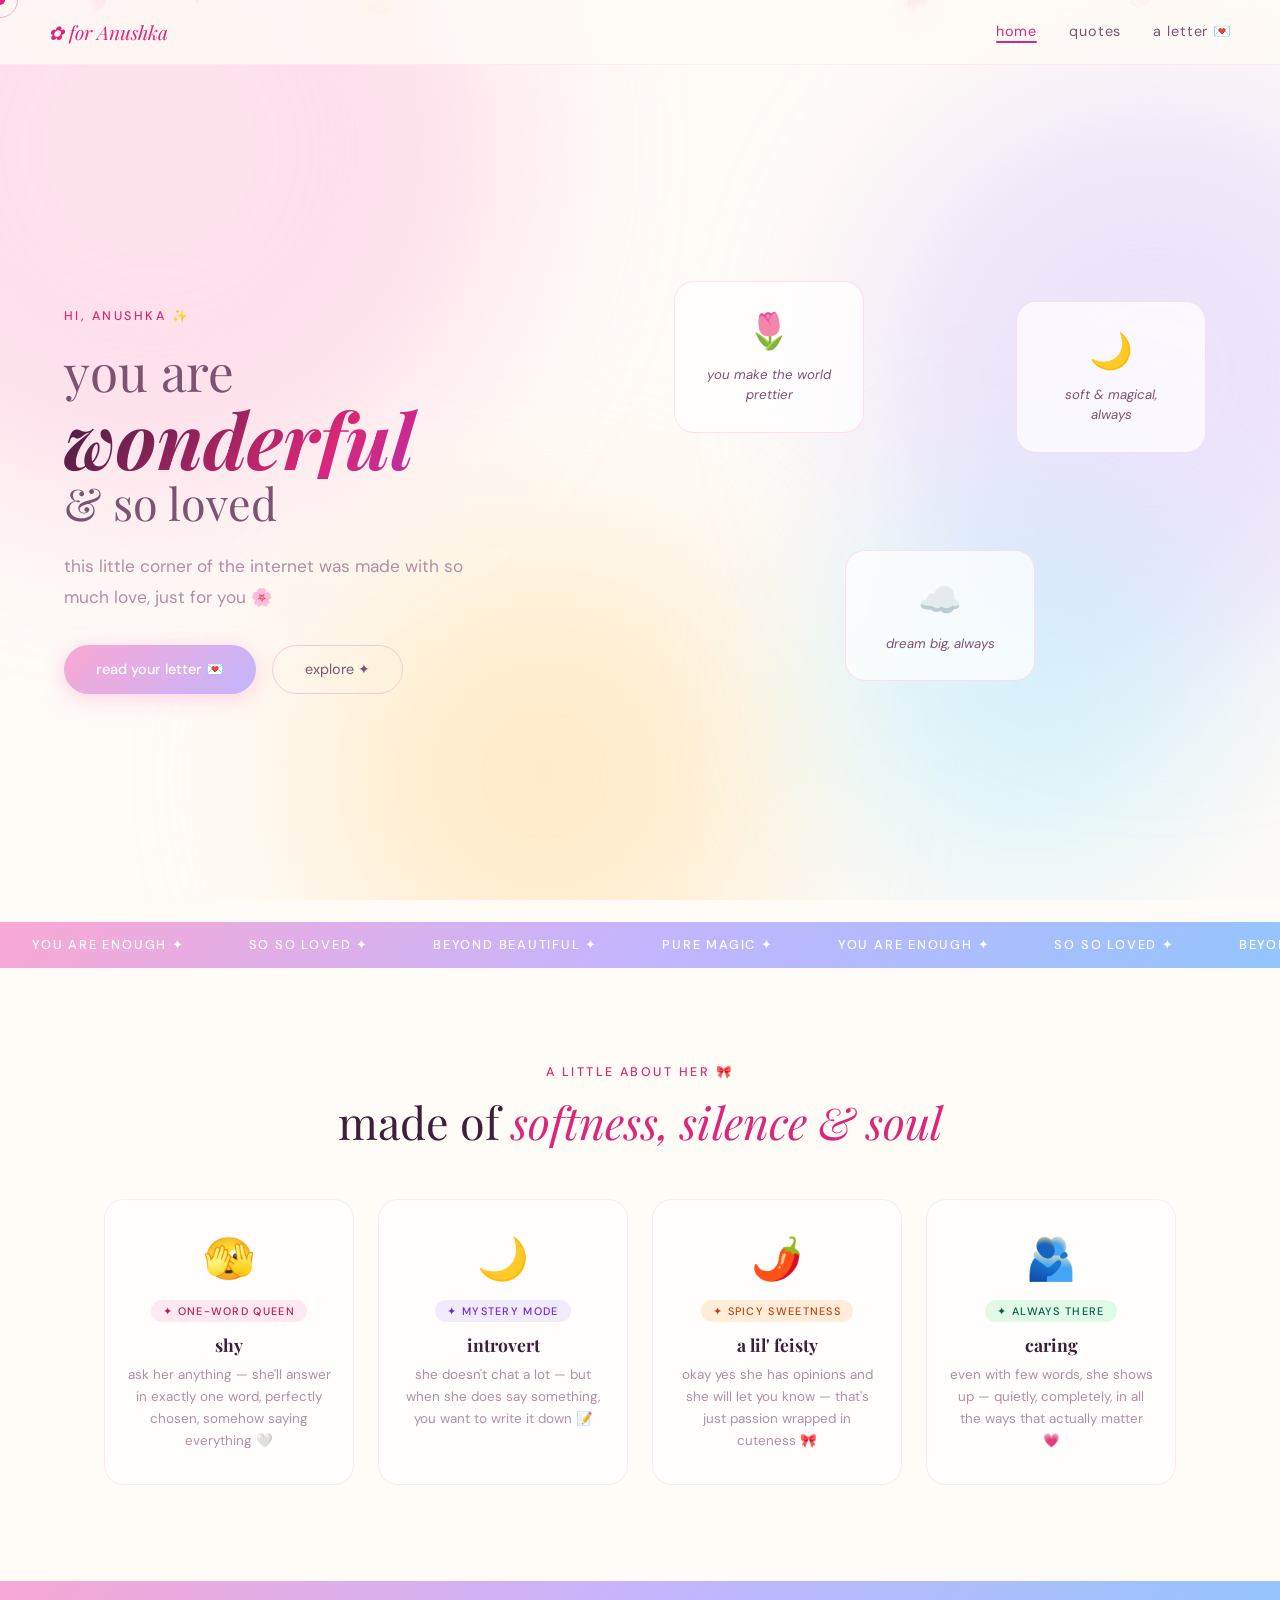
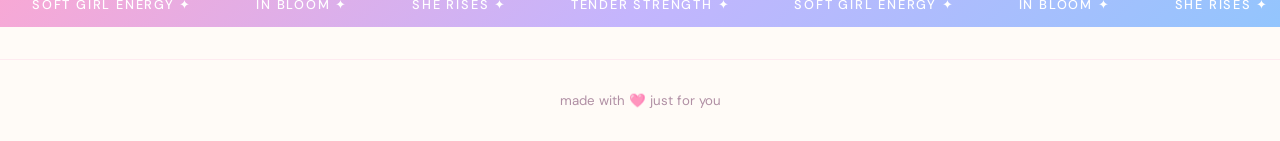
<file: index.html>
<!DOCTYPE html>
<html lang="en">
<head>
<meta charset="UTF-8"/>
<meta name="viewport" content="width=device-width,initial-scale=1"/>
<link href="https://fonts.googleapis.com/css2?family=Playfair+Display:ital,wght@0,400;0,700;1,400;1,700&family=DM+Sans:wght@300;400;500&family=Caveat:wght@400;600;700&display=swap" rel="stylesheet"/>
<style>
*,*::before,*::after{box-sizing:border-box;margin:0;padding:0}
:root{
  --pink:#f9a8d4;--pink-d:#db2777;--lav:#c4b5fd;--lav-d:#7c3aed;
  --peach:#fed7aa;--cream:#fffbf7;--text:#3d1f3a;--mid:#7c5471;--soft:#b08fa4;
  --ff-display:'Playfair Display',serif;--ff-body:'DM Sans',sans-serif;--ff-hand:'Caveat',cursive;
}
html{scroll-behavior:smooth}
body{font-family:var(--ff-body);background:var(--cream);color:var(--text);overflow-x:hidden;cursor:none;min-height:100vh}
#cursor-dot{width:10px;height:10px;border-radius:50%;background:var(--pink-d);position:fixed;pointer-events:none;z-index:9999;transform:translate(-50%,-50%)}
#cursor-ring{width:36px;height:36px;border-radius:50%;border:1.5px solid var(--pink);position:fixed;pointer-events:none;z-index:9998;transform:translate(-50%,-50%);transition:all .12s ease}
.bg{position:fixed;inset:0;z-index:0;overflow:hidden;pointer-events:none}
.blob{position:absolute;border-radius:50%;filter:blur(90px);opacity:.5;animation:blobMove 14s ease-in-out infinite alternate}
.b1{width:700px;height:700px;background:radial-gradient(#ffd6e7,#f9a8d4);top:-200px;left:-200px}
.b2{width:550px;height:550px;background:radial-gradient(#e9d8fd,#c4b5fd);top:100px;right:-150px;animation-delay:-5s}
.b3{width:450px;height:450px;background:radial-gradient(#fed7aa,#fde68a);bottom:-100px;left:25%;animation-delay:-9s}
.b4{width:380px;height:380px;background:radial-gradient(#bae6fd,#a5f3fc);top:55%;right:5%;animation-delay:-3s}
@keyframes blobMove{0%{transform:translate(0,0) scale(1)}50%{transform:translate(35px,-45px) scale(1.06)}100%{transform:translate(-25px,25px) scale(.96)}}
#canvas{position:fixed;inset:0;z-index:1;pointer-events:none}

nav{position:fixed;top:0;left:0;right:0;z-index:100;display:flex;align-items:center;justify-content:space-between;padding:1.2rem 3rem;background:rgba(255,251,247,.78);backdrop-filter:blur(18px);border-bottom:1px solid rgba(249,168,212,.2)}
.nav-logo{font-family:var(--ff-display);font-style:italic;font-size:1.2rem;color:var(--pink-d);cursor:pointer}
.nav-links{display:flex;gap:2rem}
.nav-btn{background:none;border:none;cursor:pointer;font-family:var(--ff-body);font-size:.9rem;color:var(--mid);letter-spacing:.06em;position:relative;padding-bottom:3px;transition:color .3s}
.nav-btn::after{content:'';position:absolute;bottom:0;left:0;width:0;height:1.5px;background:var(--pink-d);border-radius:2px;transition:width .3s ease}
.nav-btn:hover,.nav-btn.active{color:var(--pink-d)}
.nav-btn:hover::after,.nav-btn.active::after{width:100%}

.page{display:none;position:relative;z-index:10;min-height:100vh;padding-top:5rem}
.page.show{display:block;animation:pageIn .6s cubic-bezier(.22,1,.36,1) both}
@keyframes pageIn{from{opacity:0;transform:translateY(28px)}to{opacity:1;transform:translateY(0)}}

/* ── HOME ── */
.hero{max-width:1300px;margin:0 auto;padding:5rem 4rem 3rem;display:grid;grid-template-columns:1fr 1fr;gap:3rem;align-items:center;min-height:90vh}
.eyebrow{font-size:.78rem;font-weight:500;letter-spacing:.2em;text-transform:uppercase;color:var(--pink-d);margin-bottom:1.2rem}
.hero-title{font-family:var(--ff-display);line-height:1.06;margin-bottom:1.5rem}
.ht1{font-size:clamp(2rem,4vw,3.5rem);font-weight:400;color:var(--mid);display:block}
.ht2{font-size:clamp(3rem,6vw,5.5rem);font-weight:700;font-style:italic;background:linear-gradient(135deg,#3d1f3a,#db2777,#7c3aed);-webkit-background-clip:text;-webkit-text-fill-color:transparent;background-clip:text;display:block}
.ht3{font-size:clamp(1.8rem,3.5vw,3rem);font-weight:400;color:var(--mid);display:block}
.hero-sub{font-size:1.08rem;color:var(--soft);line-height:1.8;max-width:420px;margin-bottom:2rem}
.hero-btns{display:flex;gap:1rem;flex-wrap:wrap}
.btn-p{display:inline-flex;align-items:center;gap:.5rem;padding:.9rem 2rem;background:linear-gradient(135deg,var(--pink),var(--lav));color:#fff;border:none;border-radius:50px;font-size:.9rem;font-weight:500;cursor:pointer;transition:transform .3s,box-shadow .3s;box-shadow:0 4px 20px rgba(249,168,212,.5);font-family:var(--ff-body)}
.btn-p:hover{transform:translateY(-3px);box-shadow:0 8px 30px rgba(249,168,212,.6)}
.btn-g{display:inline-flex;align-items:center;gap:.5rem;padding:.9rem 2rem;background:none;border:1.5px solid rgba(249,168,212,.6);color:var(--mid);border-radius:50px;font-size:.9rem;cursor:pointer;transition:all .3s;font-family:var(--ff-body)}
.btn-g:hover{border-color:var(--pink-d);color:var(--pink-d);transform:translateY(-2px)}
.deco-side{position:relative;height:500px}
.deco-card{position:absolute;background:rgba(255,255,255,.72);backdrop-filter:blur(14px);border:1px solid rgba(249,168,212,.35);border-radius:20px;padding:1.6rem 1.8rem;width:190px;text-align:center}
.deco-card .emoji{font-size:2.2rem;display:block;margin-bottom:.7rem}
.deco-card p{font-size:.83rem;color:var(--mid);line-height:1.55;font-style:italic}
.dc1{top:30px;left:10px;animation:bob1 7s ease-in-out infinite}
.dc2{top:50px;right:10px;animation:bob2 8s ease-in-out infinite}
.dc3{bottom:70px;left:50%;transform:translateX(-50%);animation:bob3 6s ease-in-out infinite}
@keyframes bob1{0%,100%{transform:rotate(-5deg) translateY(0)}50%{transform:rotate(-5deg) translateY(-14px)}}
@keyframes bob2{0%,100%{transform:rotate(4deg) translateY(0)}50%{transform:rotate(4deg) translateY(-10px)}}
@keyframes bob3{0%,100%{transform:translateX(-50%) rotate(-2deg) translateY(0)}50%{transform:translateX(-50%) rotate(-2deg) translateY(-12px)}}

/* ── TRAITS ── */
.traits-wrap{max-width:1200px;margin:0 auto;padding:4rem}
.sec-label{font-size:.78rem;font-weight:500;letter-spacing:.2em;text-transform:uppercase;color:var(--pink-d);margin-bottom:.8rem;text-align:center}
.sec-title{font-family:var(--ff-display);font-size:clamp(1.8rem,3.5vw,2.8rem);font-weight:400;color:var(--text);text-align:center;margin-bottom:3rem;line-height:1.3}
.sec-title em{font-style:italic;color:var(--pink-d)}
.traits{display:grid;grid-template-columns:repeat(4,1fr);gap:1.5rem}
.trait{background:rgba(255,255,255,.65);backdrop-filter:blur(10px);border:1px solid rgba(249,168,212,.25);border-radius:20px;padding:2rem 1.4rem;text-align:center;transition:transform .35s cubic-bezier(.34,1.56,.64,1),box-shadow .35s;position:relative;overflow:hidden}
.trait:hover{transform:translateY(-10px) scale(1.02);box-shadow:0 16px 40px rgba(249,168,212,.22)}
.trait::before{content:'';position:absolute;inset:0;opacity:0;transition:opacity .4s;border-radius:20px}
.trait:nth-child(1)::before{background:linear-gradient(135deg,rgba(255,214,231,.5),rgba(249,168,212,.2))}
.trait:nth-child(2)::before{background:linear-gradient(135deg,rgba(233,216,253,.5),rgba(196,181,253,.2))}
.trait:nth-child(3)::before{background:linear-gradient(135deg,rgba(254,215,170,.5),rgba(253,186,116,.2))}
.trait:nth-child(4)::before{background:linear-gradient(135deg,rgba(187,247,208,.5),rgba(134,239,172,.2))}
.trait:hover::before{opacity:1}
.trait-em{font-size:2.6rem;margin-bottom:.8rem;display:block;animation:wiggle 5s ease-in-out infinite}
.trait:nth-child(2) .trait-em{animation-delay:1s}.trait:nth-child(3) .trait-em{animation-delay:2s}.trait:nth-child(4) .trait-em{animation-delay:3s}
@keyframes wiggle{0%,85%,100%{transform:rotate(0)}90%{transform:rotate(15deg)}95%{transform:rotate(-10deg)}}
.trait-tag{display:inline-block;font-size:.68rem;font-weight:500;letter-spacing:.12em;text-transform:uppercase;padding:.25rem .75rem;border-radius:50px;margin-bottom:.7rem}
.trait:nth-child(1) .trait-tag{background:rgba(249,168,212,.25);color:#be185d}
.trait:nth-child(2) .trait-tag{background:rgba(196,181,253,.25);color:#6d28d9}
.trait:nth-child(3) .trait-tag{background:rgba(253,186,116,.25);color:#c2410c}
.trait:nth-child(4) .trait-tag{background:rgba(134,239,172,.25);color:#065f46}
.trait h3{font-family:var(--ff-display);font-size:1.1rem;font-weight:700;color:var(--text);margin-bottom:.5rem}
.trait p{font-size:.84rem;color:var(--soft);line-height:1.65}
.trait:nth-child(3):hover{box-shadow:0 16px 40px rgba(251,146,60,.25)}
.trait:nth-child(3) .trait-em{animation:spicy 3s ease-in-out infinite}
@keyframes spicy{0%,100%{transform:rotate(0) scale(1)}25%{transform:rotate(-8deg) scale(1.1)}50%{transform:rotate(8deg) scale(1.15)}75%{transform:rotate(-5deg) scale(1.08)}}
.trait-tooltip{position:absolute;top:-48px;left:50%;transform:translateX(-50%);background:#fff;border:1px solid rgba(251,146,60,.4);color:#c2410c;font-size:.75rem;padding:.4rem .8rem;border-radius:10px;white-space:nowrap;opacity:0;pointer-events:none;transition:opacity .3s,top .3s;box-shadow:0 4px 12px rgba(0,0,0,.08);font-family:var(--ff-hand);font-size:.95rem}
.trait-tooltip::after{content:'';position:absolute;bottom:-6px;left:50%;transform:translateX(-50%);width:10px;height:10px;background:#fff;border-right:1px solid rgba(251,146,60,.4);border-bottom:1px solid rgba(251,146,60,.4);rotate:45deg}
.trait:nth-child(3):hover .trait-tooltip{opacity:1;top:-52px}

/* ── MARQUEE ── */
.marquee{background:linear-gradient(135deg,var(--pink),var(--lav),#93c5fd);padding:.9rem 0;overflow:hidden;margin:2rem 0}
.marquee-track{display:flex;width:max-content;animation:scroll 22s linear infinite}
.marquee.rev .marquee-track{animation:scrollRev 24s linear infinite}
.marquee-track span{padding:0 2rem;font-size:.8rem;font-weight:500;letter-spacing:.14em;text-transform:uppercase;color:#fff;white-space:nowrap}
@keyframes scroll{from{transform:translateX(0)}to{transform:translateX(-50%)}}
@keyframes scrollRev{from{transform:translateX(-50%)}to{transform:translateX(0)}}

/* ── QUOTES ── */
.q-wrap{max-width:1300px;margin:0 auto;padding:5rem 3rem}
.q-grid{display:grid;grid-template-columns:repeat(3,1fr);gap:1.5rem;margin-top:1rem}
.qcard{position:relative;padding:2.5rem 2rem 2rem;border-radius:20px;border:1px solid rgba(255,255,255,.5);backdrop-filter:blur(8px);transition:transform .35s cubic-bezier(.34,1.56,.64,1),box-shadow .3s;overflow:hidden;cursor:default}
.qcard:hover{transform:translateY(-8px) rotate(.5deg);box-shadow:0 20px 50px rgba(0,0,0,.08)}
.qc-span2{grid-column:span 2}
.qc-pink{background:rgba(255,214,231,.65)}.qc-lav{background:rgba(233,216,253,.65)}.qc-peach{background:rgba(254,215,170,.65)}.qc-mint{background:rgba(187,247,208,.55)}.qc-sky{background:rgba(186,230,253,.55)}
.qmark{font-family:var(--ff-display);font-size:7rem;color:rgba(219,39,119,.12);line-height:.5;display:block;margin-bottom:.4rem;font-weight:700}
.qcard blockquote{font-family:'Playfair Display',serif;font-size:1.02rem;color:var(--text);line-height:1.75;margin-bottom:1rem;font-style:italic}
.qcard cite{font-size:.78rem;color:var(--soft);font-style:normal;letter-spacing:.04em}
.qdeco{position:absolute;bottom:1rem;right:1.2rem;font-size:1.4rem;opacity:.6}
.qcard-reveal{opacity:0;transform:translateY(20px);transition:opacity .5s ease,transform .5s ease}
.qcard-reveal.in{opacity:1;transform:translateY(0)}

/* ── LETTER PAGE ── */
.letter-page-wrap{
  max-width:760px;margin:0 auto;
  padding:4rem 2rem 6rem;
  display:flex;flex-direction:column;align-items:center;gap:2rem;
}
.letter-page-wrap .page-eyebrow{font-size:.78rem;font-weight:500;letter-spacing:.2em;text-transform:uppercase;color:var(--pink-d);text-align:center}
.letter-page-wrap .page-title{font-family:var(--ff-display);font-size:clamp(2rem,4vw,3rem);font-weight:400;text-align:center;line-height:1.2;margin-bottom:.3rem}
.letter-page-wrap .page-title em{font-style:italic;color:var(--pink-d)}
.letter-page-wrap .page-sub{font-size:.92rem;color:var(--soft);text-align:center}

/* envelope */
.envelope{width:min(400px,90vw);height:260px;position:relative;cursor:pointer;transition:transform .3s;flex-shrink:0}
.envelope:hover{transform:scale(1.03)}
.env-body{width:100%;height:100%;background:linear-gradient(150deg,#ffd6e7,#e9d8fd);border-radius:24px;border:1.5px solid rgba(249,168,212,.5);display:flex;align-items:center;justify-content:center;flex-direction:column;position:relative;overflow:hidden;box-shadow:0 20px 60px rgba(219,39,119,.12)}
.env-flap{position:absolute;top:0;left:0;right:0;height:130px;background:linear-gradient(155deg,#ffb3d1,#c4b5fd);clip-path:polygon(0 0,100% 0,50% 100%);display:flex;align-items:flex-start;justify-content:center;padding-top:16px}
.env-flap span{font-size:2.5rem}
.env-seal{width:52px;height:52px;border-radius:50%;background:linear-gradient(135deg,var(--pink-d),var(--lav));display:flex;align-items:center;justify-content:center;font-size:1.5rem;margin-top:3rem;box-shadow:0 4px 16px rgba(219,39,119,.3);animation:heartbeat 2s ease-in-out infinite}
@keyframes heartbeat{0%,100%{transform:scale(1)}50%{transform:scale(1.12)}}
.env-hint{font-family:var(--ff-hand);font-size:1.3rem;color:var(--mid);margin-top:.7rem;animation:blink 2s ease-in-out infinite}
@keyframes blink{0%,100%{opacity:1}50%{opacity:.35}}
.envelope.open{animation:envOpen .8s cubic-bezier(.36,.07,.19,.97) forwards}
@keyframes envOpen{0%{transform:scale(1)}40%{transform:scale(1.06) rotate(-2deg)}100%{transform:scale(0) rotate(12deg);opacity:0}}

/* letter paper */
.letter-paper{
  display:none;width:100%;
  background:rgba(255,255,255,.92);backdrop-filter:blur(16px);
  border:1px solid rgba(249,168,212,.28);border-radius:32px;
  padding:3.5rem 3.8rem;
  box-shadow:0 30px 80px rgba(219,39,119,.11);
  position:relative;overflow:hidden;
}
.letter-paper::before{content:'';position:absolute;inset:0;border-radius:32px;background:repeating-linear-gradient(transparent,transparent 31px,rgba(249,168,212,.07) 32px);pointer-events:none}
.letter-paper.show{display:block;animation:paperReveal .9s cubic-bezier(.22,1,.36,1) both}
@keyframes paperReveal{from{opacity:0;transform:translateY(55px) scale(.94)}to{opacity:1;transform:translateY(0) scale(1)}}
.ltr-head{display:flex;align-items:center;justify-content:space-between;margin-bottom:2rem;padding-bottom:1.5rem;border-bottom:1px dashed rgba(249,168,212,.4)}
.stamp{width:52px;height:52px;border-radius:10px;background:rgba(255,214,231,.6);border:1.5px solid rgba(249,168,212,.4);display:flex;align-items:center;justify-content:center;font-size:1.7rem;animation:heartbeat 2.5s ease-in-out infinite}
.ltr-date{font-family:var(--ff-hand);font-size:1rem;color:var(--soft)}
.ltr-greeting{font-family:var(--ff-hand);font-size:2.2rem;font-weight:700;color:var(--pink-d);margin-bottom:1.8rem;display:block;animation:fadeSlide .6s ease both .3s}
@keyframes fadeSlide{from{opacity:0;transform:translateX(-12px)}to{opacity:1;transform:translateX(0)}}
.ltr-p{font-family:var(--ff-display);font-size:1.02rem;line-height:1.95;color:var(--text);margin-bottom:1.4rem;opacity:0;transform:translateY(14px);transition:opacity .6s ease,transform .6s ease}
.ltr-p.in{opacity:1;transform:translateY(0)}
.ltr-p em{font-style:italic;color:var(--pink-d)}
.ltr-highlight{background:linear-gradient(135deg,rgba(255,214,231,.55),rgba(233,216,253,.45));border-left:3px solid var(--pink-d);border-radius:0 16px 16px 0;padding:1.2rem 1.6rem;margin:1.8rem 0;font-family:var(--ff-hand);font-size:1.3rem;line-height:1.65;color:var(--mid);opacity:0;transform:translateX(-16px);transition:opacity .7s ease,transform .7s ease}
.ltr-highlight.in{opacity:1;transform:translateX(0)}
.ltr-sign{font-family:var(--ff-hand);font-size:1.7rem;color:var(--pink-d);margin-top:1.5rem;display:block;opacity:0;transition:opacity .8s ease}
.ltr-sign.in{opacity:1}
.ltr-foot{display:flex;justify-content:center;gap:1.5rem;margin-top:1.8rem;padding-top:1.5rem;border-top:1px dashed rgba(249,168,212,.4);font-size:1.4rem;opacity:0;transition:opacity .5s ease}
.ltr-foot.in{opacity:1}
.ltr-foot span{animation:wiggle 5s ease-in-out infinite}
.ltr-foot span:nth-child(2){animation-delay:.7s}.ltr-foot span:nth-child(3){animation-delay:1.4s}.ltr-foot span:nth-child(4){animation-delay:2.1s}

.copy-bar{display:flex;justify-content:center;margin-top:1.5rem;gap:1rem;flex-wrap:wrap;opacity:0;transition:opacity .5s ease}
.copy-bar.in{opacity:1}
.copy-btn{padding:.75rem 1.8rem;border-radius:50px;border:none;cursor:pointer;font-family:var(--ff-body);font-size:.85rem;font-weight:500;transition:transform .3s,box-shadow .3s}
.copy-btn.primary{background:linear-gradient(135deg,var(--pink),var(--lav));color:#fff;box-shadow:0 4px 18px rgba(249,168,212,.45)}
.copy-btn.primary:hover{transform:translateY(-2px);box-shadow:0 8px 26px rgba(249,168,212,.55)}
.copy-btn.ghost{background:none;border:1.5px solid rgba(249,168,212,.6);color:var(--mid)}
.copy-btn.ghost:hover{border-color:var(--pink-d);color:var(--pink-d);transform:translateY(-2px)}

.toast{position:fixed;bottom:2rem;left:50%;transform:translateX(-50%) translateY(20px);background:linear-gradient(135deg,var(--pink-d),var(--lav));color:#fff;padding:.75rem 1.8rem;border-radius:50px;font-size:.85rem;font-weight:500;opacity:0;pointer-events:none;transition:all .4s cubic-bezier(.22,1,.36,1);z-index:999;font-family:var(--ff-body)}
.toast.show{opacity:1;transform:translateX(-50%) translateY(0)}

footer{position:relative;z-index:10;text-align:center;padding:2rem;font-size:.83rem;color:var(--soft);border-top:1px solid rgba(249,168,212,.2)}

@media(max-width:900px){
  nav{padding:1rem 1.5rem}.nav-links{gap:1rem}
  .hero{grid-template-columns:1fr;padding:4rem 2rem 2rem;text-align:center}.deco-side{display:none}.hero-btns{justify-content:center}.hero-sub{margin:0 auto}
  .traits{grid-template-columns:repeat(2,1fr)}.traits-wrap{padding:3rem 1.5rem}
  .q-wrap{padding:3rem 1.5rem}.q-grid{grid-template-columns:1fr}.qc-span2{grid-column:span 1}
  .letter-page-wrap{padding:3rem 1rem 4rem}
  .letter-paper{padding:2rem 1.5rem}.ltr-greeting{font-size:1.8rem}.ltr-p{font-size:.95rem}.ltr-highlight{font-size:1.1rem}
}
</style>
</head>
<body>
<div id="cursor-dot"></div>
<div id="cursor-ring"></div>
<div class="bg"><div class="blob b1"></div><div class="blob b2"></div><div class="blob b3"></div><div class="blob b4"></div></div>
<canvas id="canvas"></canvas>

<nav>
  <div class="nav-logo" onclick="goTo('home')">✿ for Anushka</div>
  <div class="nav-links">
    <button class="nav-btn active" id="nb-home"   onclick="goTo('home')">home</button>
    <button class="nav-btn"        id="nb-quotes" onclick="goTo('quotes')">quotes</button>
    <button class="nav-btn"        id="nb-letter" onclick="goTo('letter')">a letter 💌</button>
  </div>
</nav>

<!-- ══ HOME ══ -->
<div class="page show" id="page-home">
  <section class="hero">
    <div class="hero-inner">
      <p class="eyebrow">hi, Anushka ✨</p>
      <h1 class="hero-title">
        <span class="ht1">you are</span>
        <span class="ht2">wonderful</span>
        <span class="ht3">&amp; so loved</span>
      </h1>
      <p class="hero-sub">this little corner of the internet was made with so much love, just for you 🌸</p>
      <div class="hero-btns">
        <button class="btn-p" onclick="goTo('letter')">read your letter 💌</button>
        <button class="btn-g" onclick="goTo('quotes')">explore ✦</button>
      </div>
    </div>
    <div class="deco-side">
      <div class="deco-card dc1"><span class="emoji">🌷</span><p>you make the world prettier</p></div>
      <div class="deco-card dc2"><span class="emoji">🌙</span><p>soft & magical, always</p></div>
      <div class="deco-card dc3"><span class="emoji">☁️</span><p>dream big, always</p></div>
    </div>
  </section>

  <div class="marquee">
    <div class="marquee-track">
      <span>you are enough ✦</span><span>so so loved ✦</span><span>beyond beautiful ✦</span><span>pure magic ✦</span><span>you are enough ✦</span><span>so so loved ✦</span><span>beyond beautiful ✦</span><span>pure magic ✦</span><span>you are enough ✦</span><span>so so loved ✦</span><span>beyond beautiful ✦</span><span>pure magic ✦</span>
    </div>
  </div>

  <div class="traits-wrap">
    <p class="sec-label">a little about her 🎀</p>
    <h2 class="sec-title">made of <em>softness, silence & soul</em></h2>
    <div class="traits">
      <div class="trait"><span class="trait-em">🫣</span><div class="trait-tag">✦ one-word queen</div><h3>shy</h3><p>ask her anything — she'll answer in exactly one word, perfectly chosen, somehow saying everything 🤍</p></div>
      <div class="trait"><span class="trait-em">🌙</span><div class="trait-tag">✦ mystery mode</div><h3>introvert</h3><p>she doesn't chat a lot — but when she does say something, you want to write it down 📝</p></div>
      <div class="trait">
        <div class="trait-tooltip">she's not mad, she's passionate 🌶️</div>
        <span class="trait-em">🌶️</span><div class="trait-tag">✦ spicy sweetness</div><h3>a lil' feisty</h3><p>okay yes she has opinions and she will let you know — that's just passion wrapped in cuteness 🎀</p>
      </div>
      <div class="trait"><span class="trait-em">🫂</span><div class="trait-tag">✦ always there</div><h3>caring</h3><p>even with few words, she shows up — quietly, completely, in all the ways that actually matter 💗</p></div>
    </div>
  </div>

  <div class="marquee rev">
    <div class="marquee-track">
      <span>soft girl energy ✦</span><span>in bloom ✦</span><span>she rises ✦</span><span>tender strength ✦</span><span>soft girl energy ✦</span><span>in bloom ✦</span><span>she rises ✦</span><span>tender strength ✦</span><span>soft girl energy ✦</span><span>in bloom ✦</span><span>she rises ✦</span><span>tender strength ✦</span>
    </div>
  </div>
  <footer>made with 🩷 just for you</footer>
</div>

<!-- ══ QUOTES ══ -->
<div class="page" id="page-quotes">
  <div class="q-wrap">
    <p class="eyebrow" style="text-align:center">words that feel like a hug</p>
    <h1 class="sec-title" style="margin-bottom:.5rem">little <em>reminders</em> for you 🌷</h1>
    <p style="text-align:center;color:var(--soft);font-size:1rem;margin-bottom:3rem">for when you need a soft nudge that everything will be okay</p>
    <div class="q-grid">
      <div class="qcard qc-span2 qc-pink qcard-reveal"><span class="qmark">"</span><blockquote>You yourself, as much as anybody in the entire universe, deserve your love and affection.</blockquote><cite>— Buddha</cite><div class="qdeco">🌸</div></div>
      <div class="qcard qc-lav qcard-reveal"><span class="qmark">"</span><blockquote>She is clothed in strength and dignity, and she laughs without fear of the future.</blockquote><cite>— Proverbs 31:25</cite><div class="qdeco">✨</div></div>
      <div class="qcard qc-peach qcard-reveal"><span class="qmark">"</span><blockquote>You are allowed to be both a masterpiece and a work in progress simultaneously.</blockquote><cite>— Sophia Bush</cite><div class="qdeco">🦋</div></div>
      <div class="qcard qc-mint qcard-reveal"><span class="qmark">"</span><blockquote>She remembered who she was and the game changed.</blockquote><cite>— Lalah Delia</cite><div class="qdeco">🌿</div></div>
      <div class="qcard qc-span2 qc-sky qcard-reveal"><span class="qmark">"</span><blockquote>You are not a drop in the ocean. You are the entire ocean in a drop.</blockquote><cite>— Rumi</cite><div class="qdeco">🌊</div></div>
      <div class="qcard qc-lav qcard-reveal"><span class="qmark">"</span><blockquote>Bloom where you are planted — the world needs your particular magic.</blockquote><cite>— Mary Engelbreit</cite><div class="qdeco">🌷</div></div>
      <div class="qcard qc-pink qcard-reveal"><span class="qmark">"</span><blockquote>The most beautiful thing you can wear is confidence.</blockquote><cite>— Blake Lively</cite><div class="qdeco">💫</div></div>
      <div class="qcard qc-peach qcard-reveal"><span class="qmark">"</span><blockquote>She is rare. She is fire. She is everything.</blockquote><cite>— r.h. Sin</cite><div class="qdeco">🔥</div></div>
    </div>
  </div>
  <footer>made with 🩷 just for you</footer>
</div>

<!-- ══ LETTER ══ -->
<div class="page" id="page-letter">
  <div class="letter-page-wrap">
    <p class="page-eyebrow">sealed with love 💌</p>
    <h1 class="page-title">a letter, <em>just for you</em></h1>
    <p class="page-sub">tap the envelope to open it 🌸</p>

    <!-- envelope resets every time you visit this page -->
    <div class="envelope" id="env" onclick="openLetter()">
      <div class="env-body">
        <div class="env-flap"><span>💌</span></div>
        <div class="env-seal">🩷</div>
        <p class="env-hint">tap to open</p>
      </div>
    </div>

    <!-- THE NEW LETTER — Diya message -->
    <div class="letter-paper" id="ltr">
      <div class="ltr-head">
        <div class="stamp">🌸</div>
        <div class="ltr-date">a little something, just for you</div>
      </div>

      <span class="ltr-greeting">Hey Anushka, 🌷</span>

      <div class="ltr-body">
        <p class="ltr-p">I'll be honest — I've been sitting with these thoughts for a while now, not really knowing how to say them, or even if I should. But I figured some things are worth the nerve it takes to say them. So here I am.</p>

        <p class="ltr-p">You're genuinely one of the cutest people I've come across — and I don't mean that lightly. There's something about the way you are, <em>quietly, effortlessly yourself</em>, that I find really hard to ignore.</p>

        <div class="ltr-highlight">I know we haven't talked much. But that's exactly the thing — I want to change that.</div>

        <p class="ltr-p">I want to know what makes you laugh at 2am. What songs you have on repeat right now. What kind of day makes you feel okay again when everything feels heavy. The things you love, the things that get on your nerves, your <em>actual</em> opinions — not just "okay" and "hmm."</p>

        <p class="ltr-p">I think there's so much more to you than what I've gotten to see, and honestly? I'd love the chance to see it. Not in a hurry. Not with pressure. Just — <em>real conversations. The kind that last longer than a few messages.</em></p>

        <div class="ltr-highlight">Instead of short replies, what if we tried something different — long talks, late nights, sharing reels at midnight, actual thoughts instead of one-word answers? I have a feeling it'd be really good. 🌙</div>

        <p class="ltr-p">And if I can ask just one thing — can we move somewhere we can actually talk properly? Not because Boo is wrong, just because I think we deserve a better space for the kind of conversations I'm hoping we'll have.</p>

        <p class="ltr-p">No pressure. No rush. Just me, putting this out there — <em>genuinely</em> — hoping you feel even a little bit of what I do.</p>

        <span class="ltr-sign" id="ltr-sign"><br></span>
      </div>

      <div class="ltr-foot" id="ltr-foot"><span>🌸</span><span>💫</span><span>🌙</span><span>🦋</span></div>

      <div class="copy-bar" id="copy-bar">
        <button class="copy-btn primary" onclick="copyText()">copy message 📋</button>
        <button class="copy-btn ghost"   onclick="resetLetter()">← reseal envelope</button>
      </div>
    </div>

  </div>
  <footer>made with 🩷 just for you</footer>
</div>

<div class="toast" id="toast">copied to clipboard ✨</div>

<script>
// ── cursor
const dot=document.getElementById('cursor-dot'),ring=document.getElementById('cursor-ring');
let mx=0,my=0,rx=0,ry=0;
document.addEventListener('mousemove',e=>{mx=e.clientX;my=e.clientY;dot.style.left=mx+'px';dot.style.top=my+'px'});
(function animRing(){rx+=(mx-rx)*.12;ry+=(my-ry)*.12;ring.style.left=rx+'px';ring.style.top=ry+'px';requestAnimationFrame(animRing)})();
document.querySelectorAll('button,.envelope,.qcard,.trait').forEach(el=>{
  el.addEventListener('mouseenter',()=>{ring.style.transform='translate(-50%,-50%) scale(1.7)';ring.style.borderColor='#db2777'});
  el.addEventListener('mouseleave',()=>{ring.style.transform='translate(-50%,-50%) scale(1)';ring.style.borderColor='var(--pink)'});
});

// ── particles
const canvas=document.getElementById('canvas'),ctx=canvas.getContext('2d');
canvas.width=window.innerWidth;canvas.height=window.innerHeight;
window.addEventListener('resize',()=>{canvas.width=window.innerWidth;canvas.height=window.innerHeight});
const EMOJIS=['🌸','🌷','✨','💫','🌙','🦋','⭐','💗'];
const particles=[];
function spawnP(){particles.push({x:Math.random()*canvas.width,y:-30,vx:(Math.random()-.5)*1.1,vy:.55+Math.random()*1.1,rot:Math.random()*360,vr:(Math.random()-.5)*2.5,scale:.5+Math.random()*.75,emoji:EMOJIS[Math.floor(Math.random()*EMOJIS.length)],alpha:0,life:0,maxLife:230+Math.random()*110})}
setInterval(spawnP,650);for(let i=0;i<10;i++)spawnP();
function draw(){
  ctx.clearRect(0,0,canvas.width,canvas.height);
  for(let i=particles.length-1;i>=0;i--){
    const p=particles[i];p.x+=p.vx;p.y+=p.vy;p.rot+=p.vr;p.life++;
    if(p.life<20)p.alpha=p.life/20;else if(p.life>p.maxLife-30)p.alpha=Math.max(0,(p.maxLife-p.life)/30);
    ctx.save();ctx.globalAlpha=p.alpha*.62;ctx.translate(p.x,p.y);ctx.rotate(p.rot*Math.PI/180);
    ctx.font=`${19*p.scale}px serif`;ctx.textAlign='center';ctx.textBaseline='middle';ctx.fillText(p.emoji,0,0);
    ctx.restore();
    if(p.life>=p.maxLife||p.y>canvas.height+40)particles.splice(i,1);
  }
  requestAnimationFrame(draw);
}
draw();
document.addEventListener('click',e=>{
  for(let i=0;i<5;i++){const a=Math.random()*Math.PI*2,s=2+Math.random()*4;particles.push({x:e.clientX,y:e.clientY,vx:Math.cos(a)*s,vy:Math.sin(a)*s,rot:0,vr:(Math.random()-.5)*8,scale:.4+Math.random()*.5,emoji:EMOJIS[Math.floor(Math.random()*EMOJIS.length)],alpha:1,life:0,maxLife:55+Math.random()*25})}
});

// ── navigation — KEY FIX: reset letter state on every visit
function goTo(page){
  document.querySelectorAll('.page').forEach(p=>p.classList.remove('show'));
  document.querySelectorAll('.nav-btn').forEach(b=>b.classList.remove('active'));
  document.getElementById('page-'+page).classList.add('show');
  document.getElementById('nb-'+page).classList.add('active');
  window.scrollTo({top:0,behavior:'smooth'});
  if(page==='quotes') initQuoteReveal();
  if(page==='letter') resetLetter(); // always reset so envelope shows fresh
}

function initQuoteReveal(){
  setTimeout(()=>{document.querySelectorAll('.qcard-reveal').forEach((c,i)=>setTimeout(()=>c.classList.add('in'),i*90))},100);
}

// ── letter open
function openLetter(){
  const env=document.getElementById('env'),ltr=document.getElementById('ltr');
  if(env.style.display==='none') return; // already open
  env.classList.add('open');
  // confetti burst
  for(let i=0;i<22;i++){setTimeout(()=>{const a=Math.random()*Math.PI*2,s=3+Math.random()*7,r=env.getBoundingClientRect();particles.push({x:r.left+r.width/2,y:r.top+r.height/2,vx:Math.cos(a)*s,vy:Math.sin(a)*s,rot:0,vr:(Math.random()-.5)*10,scale:.5+Math.random()*.7,emoji:EMOJIS[Math.floor(Math.random()*EMOJIS.length)],alpha:1,life:0,maxLife:90})},i*28)}
  setTimeout(()=>{
    env.style.display='none';
    ltr.classList.add('show');
    // stagger reveals
    const els=[...document.querySelectorAll('#ltr .ltr-p, #ltr .ltr-highlight')];
    els.forEach((el,i)=>setTimeout(()=>el.classList.add('in'),300+i*170));
    const base=300+els.length*170;
    setTimeout(()=>document.getElementById('ltr-sign').classList.add('in'),base+200);
    setTimeout(()=>document.getElementById('ltr-foot').classList.add('in'),base+400);
    setTimeout(()=>document.getElementById('copy-bar').classList.add('in'),base+600);
  },860);
}

// ── reset letter back to envelope (also called every time page is visited)
function resetLetter(){
  const env=document.getElementById('env'),ltr=document.getElementById('ltr');
  // hide paper
  ltr.classList.remove('show');ltr.style.display='';
  // reset all animated children
  document.querySelectorAll('#ltr .ltr-p, #ltr .ltr-highlight').forEach(el=>el.classList.remove('in'));
  document.getElementById('ltr-sign').classList.remove('in');
  document.getElementById('ltr-foot').classList.remove('in');
  document.getElementById('copy-bar').classList.remove('in');
  // restore envelope
  env.style.display='';env.classList.remove('open');
}

function copyText(){
  const text=`Hey Diya, 🌷

I'll be honest — I've been sitting with these thoughts for a while now, not really knowing how to say them, or even if I should. But I figured some things are worth the nerve it takes to say them. So here I am.

You're genuinely one of the cutest people I've come across — and I don't mean that lightly. There's something about the way you are, quietly, effortlessly yourself, that I find really hard to ignore.

I know we haven't talked much. But that's exactly the thing — I want to change that.

I want to know what makes you laugh at 2am. What songs you have on repeat right now. What kind of day makes you feel okay again when everything feels heavy. The things you love, the things that get on your nerves, your actual opinions — not just "okay" and "hmm."

I think there's so much more to you than what I've gotten to see, and honestly? I'd love the chance to see it. Not in a hurry. Not with pressure. Just — real conversations. The kind that last longer than a few messages.

Instead of short replies, what if we tried something different — long talks, late nights, sharing reels at midnight, actual thoughts instead of one-word answers? I have a feeling it'd be really good. 🌙

And if I can ask just one thing — can we move somewhere we can actually talk properly? Not because Boo is wrong, just because I think we deserve a better space for the kind of conversations I'm hoping we'll have.

No pressure. No rush. Just me, putting this out there — genuinely — hoping you feel even a little bit of what I do.

Always rooting for you 🩷
— someone who thinks you're really something`;
  navigator.clipboard.writeText(text).then(()=>{
    const t=document.getElementById('toast');t.classList.add('show');
    setTimeout(()=>t.classList.remove('show'),2800);
  });
}
</script>
</body>
</html>
</file>
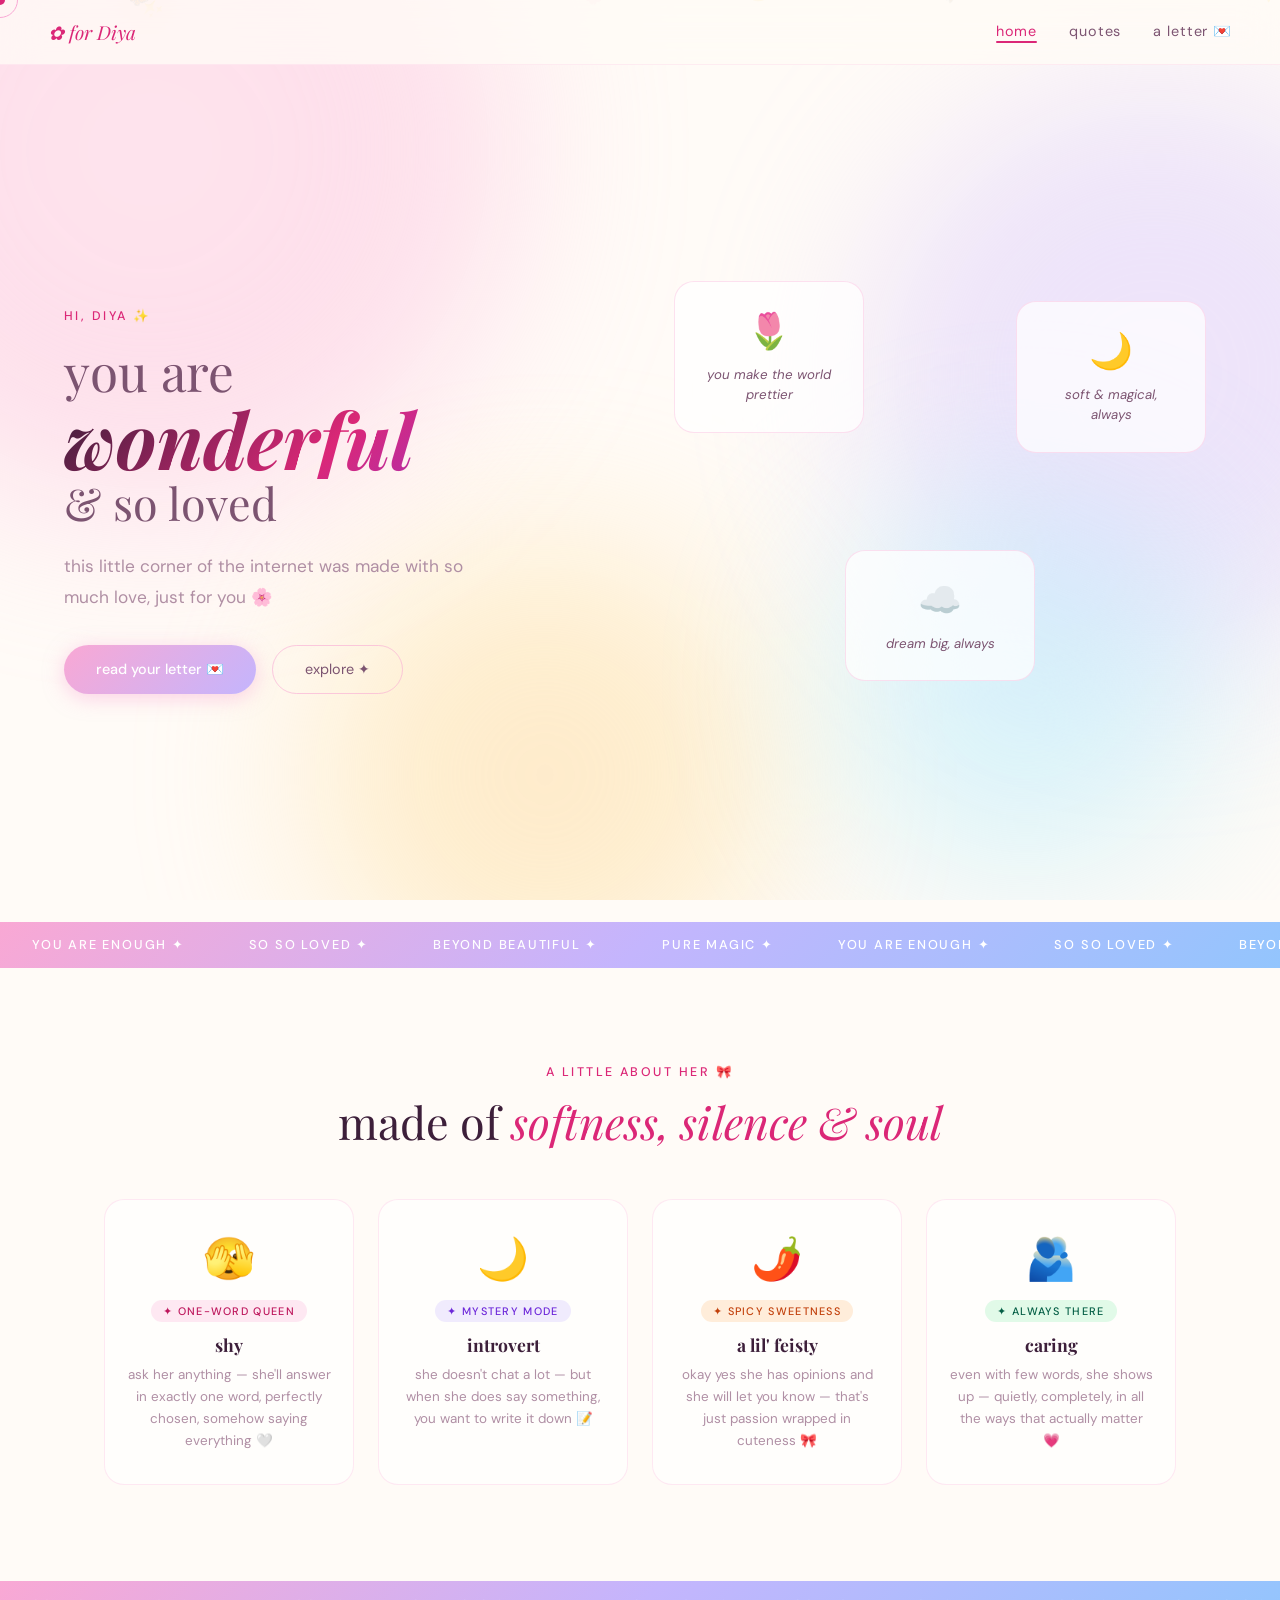
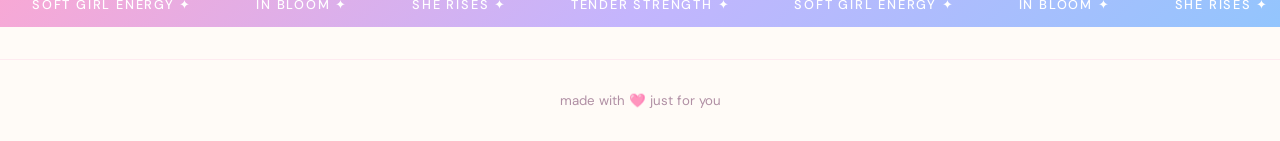
<file: dreamy_friend_site_v3_fixed.html>
<!DOCTYPE html>
<html lang="en">
<head>
<meta charset="UTF-8"/>
<meta name="viewport" content="width=device-width,initial-scale=1"/>
<link href="https://fonts.googleapis.com/css2?family=Playfair+Display:ital,wght@0,400;0,700;1,400;1,700&family=DM+Sans:wght@300;400;500&family=Caveat:wght@400;600;700&display=swap" rel="stylesheet"/>
<style>
*,*::before,*::after{box-sizing:border-box;margin:0;padding:0}
:root{
  --pink:#f9a8d4;--pink-d:#db2777;--lav:#c4b5fd;--lav-d:#7c3aed;
  --peach:#fed7aa;--cream:#fffbf7;--text:#3d1f3a;--mid:#7c5471;--soft:#b08fa4;
  --ff-display:'Playfair Display',serif;--ff-body:'DM Sans',sans-serif;--ff-hand:'Caveat',cursive;
}
html{scroll-behavior:smooth}
body{font-family:var(--ff-body);background:var(--cream);color:var(--text);overflow-x:hidden;cursor:none;min-height:100vh}
#cursor-dot{width:10px;height:10px;border-radius:50%;background:var(--pink-d);position:fixed;pointer-events:none;z-index:9999;transform:translate(-50%,-50%)}
#cursor-ring{width:36px;height:36px;border-radius:50%;border:1.5px solid var(--pink);position:fixed;pointer-events:none;z-index:9998;transform:translate(-50%,-50%);transition:all .12s ease}
.bg{position:fixed;inset:0;z-index:0;overflow:hidden;pointer-events:none}
.blob{position:absolute;border-radius:50%;filter:blur(90px);opacity:.5;animation:blobMove 14s ease-in-out infinite alternate}
.b1{width:700px;height:700px;background:radial-gradient(#ffd6e7,#f9a8d4);top:-200px;left:-200px}
.b2{width:550px;height:550px;background:radial-gradient(#e9d8fd,#c4b5fd);top:100px;right:-150px;animation-delay:-5s}
.b3{width:450px;height:450px;background:radial-gradient(#fed7aa,#fde68a);bottom:-100px;left:25%;animation-delay:-9s}
.b4{width:380px;height:380px;background:radial-gradient(#bae6fd,#a5f3fc);top:55%;right:5%;animation-delay:-3s}
@keyframes blobMove{0%{transform:translate(0,0) scale(1)}50%{transform:translate(35px,-45px) scale(1.06)}100%{transform:translate(-25px,25px) scale(.96)}}
#canvas{position:fixed;inset:0;z-index:1;pointer-events:none}

nav{position:fixed;top:0;left:0;right:0;z-index:100;display:flex;align-items:center;justify-content:space-between;padding:1.2rem 3rem;background:rgba(255,251,247,.78);backdrop-filter:blur(18px);border-bottom:1px solid rgba(249,168,212,.2)}
.nav-logo{font-family:var(--ff-display);font-style:italic;font-size:1.2rem;color:var(--pink-d);cursor:pointer}
.nav-links{display:flex;gap:2rem}
.nav-btn{background:none;border:none;cursor:pointer;font-family:var(--ff-body);font-size:.9rem;color:var(--mid);letter-spacing:.06em;position:relative;padding-bottom:3px;transition:color .3s}
.nav-btn::after{content:'';position:absolute;bottom:0;left:0;width:0;height:1.5px;background:var(--pink-d);border-radius:2px;transition:width .3s ease}
.nav-btn:hover,.nav-btn.active{color:var(--pink-d)}
.nav-btn:hover::after,.nav-btn.active::after{width:100%}

.page{display:none;position:relative;z-index:10;min-height:100vh;padding-top:5rem}
.page.show{display:block;animation:pageIn .6s cubic-bezier(.22,1,.36,1) both}
@keyframes pageIn{from{opacity:0;transform:translateY(28px)}to{opacity:1;transform:translateY(0)}}

/* ── HOME ── */
.hero{max-width:1300px;margin:0 auto;padding:5rem 4rem 3rem;display:grid;grid-template-columns:1fr 1fr;gap:3rem;align-items:center;min-height:90vh}
.eyebrow{font-size:.78rem;font-weight:500;letter-spacing:.2em;text-transform:uppercase;color:var(--pink-d);margin-bottom:1.2rem}
.hero-title{font-family:var(--ff-display);line-height:1.06;margin-bottom:1.5rem}
.ht1{font-size:clamp(2rem,4vw,3.5rem);font-weight:400;color:var(--mid);display:block}
.ht2{font-size:clamp(3rem,6vw,5.5rem);font-weight:700;font-style:italic;background:linear-gradient(135deg,#3d1f3a,#db2777,#7c3aed);-webkit-background-clip:text;-webkit-text-fill-color:transparent;background-clip:text;display:block}
.ht3{font-size:clamp(1.8rem,3.5vw,3rem);font-weight:400;color:var(--mid);display:block}
.hero-sub{font-size:1.08rem;color:var(--soft);line-height:1.8;max-width:420px;margin-bottom:2rem}
.hero-btns{display:flex;gap:1rem;flex-wrap:wrap}
.btn-p{display:inline-flex;align-items:center;gap:.5rem;padding:.9rem 2rem;background:linear-gradient(135deg,var(--pink),var(--lav));color:#fff;border:none;border-radius:50px;font-size:.9rem;font-weight:500;cursor:pointer;transition:transform .3s,box-shadow .3s;box-shadow:0 4px 20px rgba(249,168,212,.5);font-family:var(--ff-body)}
.btn-p:hover{transform:translateY(-3px);box-shadow:0 8px 30px rgba(249,168,212,.6)}
.btn-g{display:inline-flex;align-items:center;gap:.5rem;padding:.9rem 2rem;background:none;border:1.5px solid rgba(249,168,212,.6);color:var(--mid);border-radius:50px;font-size:.9rem;cursor:pointer;transition:all .3s;font-family:var(--ff-body)}
.btn-g:hover{border-color:var(--pink-d);color:var(--pink-d);transform:translateY(-2px)}
.deco-side{position:relative;height:500px}
.deco-card{position:absolute;background:rgba(255,255,255,.72);backdrop-filter:blur(14px);border:1px solid rgba(249,168,212,.35);border-radius:20px;padding:1.6rem 1.8rem;width:190px;text-align:center}
.deco-card .emoji{font-size:2.2rem;display:block;margin-bottom:.7rem}
.deco-card p{font-size:.83rem;color:var(--mid);line-height:1.55;font-style:italic}
.dc1{top:30px;left:10px;animation:bob1 7s ease-in-out infinite}
.dc2{top:50px;right:10px;animation:bob2 8s ease-in-out infinite}
.dc3{bottom:70px;left:50%;transform:translateX(-50%);animation:bob3 6s ease-in-out infinite}
@keyframes bob1{0%,100%{transform:rotate(-5deg) translateY(0)}50%{transform:rotate(-5deg) translateY(-14px)}}
@keyframes bob2{0%,100%{transform:rotate(4deg) translateY(0)}50%{transform:rotate(4deg) translateY(-10px)}}
@keyframes bob3{0%,100%{transform:translateX(-50%) rotate(-2deg) translateY(0)}50%{transform:translateX(-50%) rotate(-2deg) translateY(-12px)}}

/* ── TRAITS ── */
.traits-wrap{max-width:1200px;margin:0 auto;padding:4rem}
.sec-label{font-size:.78rem;font-weight:500;letter-spacing:.2em;text-transform:uppercase;color:var(--pink-d);margin-bottom:.8rem;text-align:center}
.sec-title{font-family:var(--ff-display);font-size:clamp(1.8rem,3.5vw,2.8rem);font-weight:400;color:var(--text);text-align:center;margin-bottom:3rem;line-height:1.3}
.sec-title em{font-style:italic;color:var(--pink-d)}
.traits{display:grid;grid-template-columns:repeat(4,1fr);gap:1.5rem}
.trait{background:rgba(255,255,255,.65);backdrop-filter:blur(10px);border:1px solid rgba(249,168,212,.25);border-radius:20px;padding:2rem 1.4rem;text-align:center;transition:transform .35s cubic-bezier(.34,1.56,.64,1),box-shadow .35s;position:relative;overflow:hidden}
.trait:hover{transform:translateY(-10px) scale(1.02);box-shadow:0 16px 40px rgba(249,168,212,.22)}
.trait::before{content:'';position:absolute;inset:0;opacity:0;transition:opacity .4s;border-radius:20px}
.trait:nth-child(1)::before{background:linear-gradient(135deg,rgba(255,214,231,.5),rgba(249,168,212,.2))}
.trait:nth-child(2)::before{background:linear-gradient(135deg,rgba(233,216,253,.5),rgba(196,181,253,.2))}
.trait:nth-child(3)::before{background:linear-gradient(135deg,rgba(254,215,170,.5),rgba(253,186,116,.2))}
.trait:nth-child(4)::before{background:linear-gradient(135deg,rgba(187,247,208,.5),rgba(134,239,172,.2))}
.trait:hover::before{opacity:1}
.trait-em{font-size:2.6rem;margin-bottom:.8rem;display:block;animation:wiggle 5s ease-in-out infinite}
.trait:nth-child(2) .trait-em{animation-delay:1s}.trait:nth-child(3) .trait-em{animation-delay:2s}.trait:nth-child(4) .trait-em{animation-delay:3s}
@keyframes wiggle{0%,85%,100%{transform:rotate(0)}90%{transform:rotate(15deg)}95%{transform:rotate(-10deg)}}
.trait-tag{display:inline-block;font-size:.68rem;font-weight:500;letter-spacing:.12em;text-transform:uppercase;padding:.25rem .75rem;border-radius:50px;margin-bottom:.7rem}
.trait:nth-child(1) .trait-tag{background:rgba(249,168,212,.25);color:#be185d}
.trait:nth-child(2) .trait-tag{background:rgba(196,181,253,.25);color:#6d28d9}
.trait:nth-child(3) .trait-tag{background:rgba(253,186,116,.25);color:#c2410c}
.trait:nth-child(4) .trait-tag{background:rgba(134,239,172,.25);color:#065f46}
.trait h3{font-family:var(--ff-display);font-size:1.1rem;font-weight:700;color:var(--text);margin-bottom:.5rem}
.trait p{font-size:.84rem;color:var(--soft);line-height:1.65}
.trait:nth-child(3):hover{box-shadow:0 16px 40px rgba(251,146,60,.25)}
.trait:nth-child(3) .trait-em{animation:spicy 3s ease-in-out infinite}
@keyframes spicy{0%,100%{transform:rotate(0) scale(1)}25%{transform:rotate(-8deg) scale(1.1)}50%{transform:rotate(8deg) scale(1.15)}75%{transform:rotate(-5deg) scale(1.08)}}
.trait-tooltip{position:absolute;top:-48px;left:50%;transform:translateX(-50%);background:#fff;border:1px solid rgba(251,146,60,.4);color:#c2410c;font-size:.75rem;padding:.4rem .8rem;border-radius:10px;white-space:nowrap;opacity:0;pointer-events:none;transition:opacity .3s,top .3s;box-shadow:0 4px 12px rgba(0,0,0,.08);font-family:var(--ff-hand);font-size:.95rem}
.trait-tooltip::after{content:'';position:absolute;bottom:-6px;left:50%;transform:translateX(-50%);width:10px;height:10px;background:#fff;border-right:1px solid rgba(251,146,60,.4);border-bottom:1px solid rgba(251,146,60,.4);rotate:45deg}
.trait:nth-child(3):hover .trait-tooltip{opacity:1;top:-52px}

/* ── MARQUEE ── */
.marquee{background:linear-gradient(135deg,var(--pink),var(--lav),#93c5fd);padding:.9rem 0;overflow:hidden;margin:2rem 0}
.marquee-track{display:flex;width:max-content;animation:scroll 22s linear infinite}
.marquee.rev .marquee-track{animation:scrollRev 24s linear infinite}
.marquee-track span{padding:0 2rem;font-size:.8rem;font-weight:500;letter-spacing:.14em;text-transform:uppercase;color:#fff;white-space:nowrap}
@keyframes scroll{from{transform:translateX(0)}to{transform:translateX(-50%)}}
@keyframes scrollRev{from{transform:translateX(-50%)}to{transform:translateX(0)}}

/* ── QUOTES ── */
.q-wrap{max-width:1300px;margin:0 auto;padding:5rem 3rem}
.q-grid{display:grid;grid-template-columns:repeat(3,1fr);gap:1.5rem;margin-top:1rem}
.qcard{position:relative;padding:2.5rem 2rem 2rem;border-radius:20px;border:1px solid rgba(255,255,255,.5);backdrop-filter:blur(8px);transition:transform .35s cubic-bezier(.34,1.56,.64,1),box-shadow .3s;overflow:hidden;cursor:default}
.qcard:hover{transform:translateY(-8px) rotate(.5deg);box-shadow:0 20px 50px rgba(0,0,0,.08)}
.qc-span2{grid-column:span 2}
.qc-pink{background:rgba(255,214,231,.65)}.qc-lav{background:rgba(233,216,253,.65)}.qc-peach{background:rgba(254,215,170,.65)}.qc-mint{background:rgba(187,247,208,.55)}.qc-sky{background:rgba(186,230,253,.55)}
.qmark{font-family:var(--ff-display);font-size:7rem;color:rgba(219,39,119,.12);line-height:.5;display:block;margin-bottom:.4rem;font-weight:700}
.qcard blockquote{font-family:'Playfair Display',serif;font-size:1.02rem;color:var(--text);line-height:1.75;margin-bottom:1rem;font-style:italic}
.qcard cite{font-size:.78rem;color:var(--soft);font-style:normal;letter-spacing:.04em}
.qdeco{position:absolute;bottom:1rem;right:1.2rem;font-size:1.4rem;opacity:.6}
.qcard-reveal{opacity:0;transform:translateY(20px);transition:opacity .5s ease,transform .5s ease}
.qcard-reveal.in{opacity:1;transform:translateY(0)}

/* ── LETTER PAGE ── */
.letter-page-wrap{
  max-width:760px;margin:0 auto;
  padding:4rem 2rem 6rem;
  display:flex;flex-direction:column;align-items:center;gap:2rem;
}
.letter-page-wrap .page-eyebrow{font-size:.78rem;font-weight:500;letter-spacing:.2em;text-transform:uppercase;color:var(--pink-d);text-align:center}
.letter-page-wrap .page-title{font-family:var(--ff-display);font-size:clamp(2rem,4vw,3rem);font-weight:400;text-align:center;line-height:1.2;margin-bottom:.3rem}
.letter-page-wrap .page-title em{font-style:italic;color:var(--pink-d)}
.letter-page-wrap .page-sub{font-size:.92rem;color:var(--soft);text-align:center}

/* envelope */
.envelope{width:min(400px,90vw);height:260px;position:relative;cursor:pointer;transition:transform .3s;flex-shrink:0}
.envelope:hover{transform:scale(1.03)}
.env-body{width:100%;height:100%;background:linear-gradient(150deg,#ffd6e7,#e9d8fd);border-radius:24px;border:1.5px solid rgba(249,168,212,.5);display:flex;align-items:center;justify-content:center;flex-direction:column;position:relative;overflow:hidden;box-shadow:0 20px 60px rgba(219,39,119,.12)}
.env-flap{position:absolute;top:0;left:0;right:0;height:130px;background:linear-gradient(155deg,#ffb3d1,#c4b5fd);clip-path:polygon(0 0,100% 0,50% 100%);display:flex;align-items:flex-start;justify-content:center;padding-top:16px}
.env-flap span{font-size:2.5rem}
.env-seal{width:52px;height:52px;border-radius:50%;background:linear-gradient(135deg,var(--pink-d),var(--lav));display:flex;align-items:center;justify-content:center;font-size:1.5rem;margin-top:3rem;box-shadow:0 4px 16px rgba(219,39,119,.3);animation:heartbeat 2s ease-in-out infinite}
@keyframes heartbeat{0%,100%{transform:scale(1)}50%{transform:scale(1.12)}}
.env-hint{font-family:var(--ff-hand);font-size:1.3rem;color:var(--mid);margin-top:.7rem;animation:blink 2s ease-in-out infinite}
@keyframes blink{0%,100%{opacity:1}50%{opacity:.35}}
.envelope.open{animation:envOpen .8s cubic-bezier(.36,.07,.19,.97) forwards}
@keyframes envOpen{0%{transform:scale(1)}40%{transform:scale(1.06) rotate(-2deg)}100%{transform:scale(0) rotate(12deg);opacity:0}}

/* letter paper */
.letter-paper{
  display:none;width:100%;
  background:rgba(255,255,255,.92);backdrop-filter:blur(16px);
  border:1px solid rgba(249,168,212,.28);border-radius:32px;
  padding:3.5rem 3.8rem;
  box-shadow:0 30px 80px rgba(219,39,119,.11);
  position:relative;overflow:hidden;
}
.letter-paper::before{content:'';position:absolute;inset:0;border-radius:32px;background:repeating-linear-gradient(transparent,transparent 31px,rgba(249,168,212,.07) 32px);pointer-events:none}
.letter-paper.show{display:block;animation:paperReveal .9s cubic-bezier(.22,1,.36,1) both}
@keyframes paperReveal{from{opacity:0;transform:translateY(55px) scale(.94)}to{opacity:1;transform:translateY(0) scale(1)}}
.ltr-head{display:flex;align-items:center;justify-content:space-between;margin-bottom:2rem;padding-bottom:1.5rem;border-bottom:1px dashed rgba(249,168,212,.4)}
.stamp{width:52px;height:52px;border-radius:10px;background:rgba(255,214,231,.6);border:1.5px solid rgba(249,168,212,.4);display:flex;align-items:center;justify-content:center;font-size:1.7rem;animation:heartbeat 2.5s ease-in-out infinite}
.ltr-date{font-family:var(--ff-hand);font-size:1rem;color:var(--soft)}
.ltr-greeting{font-family:var(--ff-hand);font-size:2.2rem;font-weight:700;color:var(--pink-d);margin-bottom:1.8rem;display:block;animation:fadeSlide .6s ease both .3s}
@keyframes fadeSlide{from{opacity:0;transform:translateX(-12px)}to{opacity:1;transform:translateX(0)}}
.ltr-p{font-family:var(--ff-display);font-size:1.02rem;line-height:1.95;color:var(--text);margin-bottom:1.4rem;opacity:0;transform:translateY(14px);transition:opacity .6s ease,transform .6s ease}
.ltr-p.in{opacity:1;transform:translateY(0)}
.ltr-p em{font-style:italic;color:var(--pink-d)}
.ltr-highlight{background:linear-gradient(135deg,rgba(255,214,231,.55),rgba(233,216,253,.45));border-left:3px solid var(--pink-d);border-radius:0 16px 16px 0;padding:1.2rem 1.6rem;margin:1.8rem 0;font-family:var(--ff-hand);font-size:1.3rem;line-height:1.65;color:var(--mid);opacity:0;transform:translateX(-16px);transition:opacity .7s ease,transform .7s ease}
.ltr-highlight.in{opacity:1;transform:translateX(0)}
.ltr-sign{font-family:var(--ff-hand);font-size:1.7rem;color:var(--pink-d);margin-top:1.5rem;display:block;opacity:0;transition:opacity .8s ease}
.ltr-sign.in{opacity:1}
.ltr-foot{display:flex;justify-content:center;gap:1.5rem;margin-top:1.8rem;padding-top:1.5rem;border-top:1px dashed rgba(249,168,212,.4);font-size:1.4rem;opacity:0;transition:opacity .5s ease}
.ltr-foot.in{opacity:1}
.ltr-foot span{animation:wiggle 5s ease-in-out infinite}
.ltr-foot span:nth-child(2){animation-delay:.7s}.ltr-foot span:nth-child(3){animation-delay:1.4s}.ltr-foot span:nth-child(4){animation-delay:2.1s}

.copy-bar{display:flex;justify-content:center;margin-top:1.5rem;gap:1rem;flex-wrap:wrap;opacity:0;transition:opacity .5s ease}
.copy-bar.in{opacity:1}
.copy-btn{padding:.75rem 1.8rem;border-radius:50px;border:none;cursor:pointer;font-family:var(--ff-body);font-size:.85rem;font-weight:500;transition:transform .3s,box-shadow .3s}
.copy-btn.primary{background:linear-gradient(135deg,var(--pink),var(--lav));color:#fff;box-shadow:0 4px 18px rgba(249,168,212,.45)}
.copy-btn.primary:hover{transform:translateY(-2px);box-shadow:0 8px 26px rgba(249,168,212,.55)}
.copy-btn.ghost{background:none;border:1.5px solid rgba(249,168,212,.6);color:var(--mid)}
.copy-btn.ghost:hover{border-color:var(--pink-d);color:var(--pink-d);transform:translateY(-2px)}

.toast{position:fixed;bottom:2rem;left:50%;transform:translateX(-50%) translateY(20px);background:linear-gradient(135deg,var(--pink-d),var(--lav));color:#fff;padding:.75rem 1.8rem;border-radius:50px;font-size:.85rem;font-weight:500;opacity:0;pointer-events:none;transition:all .4s cubic-bezier(.22,1,.36,1);z-index:999;font-family:var(--ff-body)}
.toast.show{opacity:1;transform:translateX(-50%) translateY(0)}

footer{position:relative;z-index:10;text-align:center;padding:2rem;font-size:.83rem;color:var(--soft);border-top:1px solid rgba(249,168,212,.2)}

@media(max-width:900px){
  nav{padding:1rem 1.5rem}.nav-links{gap:1rem}
  .hero{grid-template-columns:1fr;padding:4rem 2rem 2rem;text-align:center}.deco-side{display:none}.hero-btns{justify-content:center}.hero-sub{margin:0 auto}
  .traits{grid-template-columns:repeat(2,1fr)}.traits-wrap{padding:3rem 1.5rem}
  .q-wrap{padding:3rem 1.5rem}.q-grid{grid-template-columns:1fr}.qc-span2{grid-column:span 1}
  .letter-page-wrap{padding:3rem 1rem 4rem}
  .letter-paper{padding:2rem 1.5rem}.ltr-greeting{font-size:1.8rem}.ltr-p{font-size:.95rem}.ltr-highlight{font-size:1.1rem}
}
</style>
</head>
<body>
<div id="cursor-dot"></div>
<div id="cursor-ring"></div>
<div class="bg"><div class="blob b1"></div><div class="blob b2"></div><div class="blob b3"></div><div class="blob b4"></div></div>
<canvas id="canvas"></canvas>

<nav>
  <div class="nav-logo" onclick="goTo('home')">✿ for Diya</div>
  <div class="nav-links">
    <button class="nav-btn active" id="nb-home"   onclick="goTo('home')">home</button>
    <button class="nav-btn"        id="nb-quotes" onclick="goTo('quotes')">quotes</button>
    <button class="nav-btn"        id="nb-letter" onclick="goTo('letter')">a letter 💌</button>
  </div>
</nav>

<!-- ══ HOME ══ -->
<div class="page show" id="page-home">
  <section class="hero">
    <div class="hero-inner">
      <p class="eyebrow">hi, Diya ✨</p>
      <h1 class="hero-title">
        <span class="ht1">you are</span>
        <span class="ht2">wonderful</span>
        <span class="ht3">&amp; so loved</span>
      </h1>
      <p class="hero-sub">this little corner of the internet was made with so much love, just for you 🌸</p>
      <div class="hero-btns">
        <button class="btn-p" onclick="goTo('letter')">read your letter 💌</button>
        <button class="btn-g" onclick="goTo('quotes')">explore ✦</button>
      </div>
    </div>
    <div class="deco-side">
      <div class="deco-card dc1"><span class="emoji">🌷</span><p>you make the world prettier</p></div>
      <div class="deco-card dc2"><span class="emoji">🌙</span><p>soft & magical, always</p></div>
      <div class="deco-card dc3"><span class="emoji">☁️</span><p>dream big, always</p></div>
    </div>
  </section>

  <div class="marquee">
    <div class="marquee-track">
      <span>you are enough ✦</span><span>so so loved ✦</span><span>beyond beautiful ✦</span><span>pure magic ✦</span><span>you are enough ✦</span><span>so so loved ✦</span><span>beyond beautiful ✦</span><span>pure magic ✦</span><span>you are enough ✦</span><span>so so loved ✦</span><span>beyond beautiful ✦</span><span>pure magic ✦</span>
    </div>
  </div>

  <div class="traits-wrap">
    <p class="sec-label">a little about her 🎀</p>
    <h2 class="sec-title">made of <em>softness, silence & soul</em></h2>
    <div class="traits">
      <div class="trait"><span class="trait-em">🫣</span><div class="trait-tag">✦ one-word queen</div><h3>shy</h3><p>ask her anything — she'll answer in exactly one word, perfectly chosen, somehow saying everything 🤍</p></div>
      <div class="trait"><span class="trait-em">🌙</span><div class="trait-tag">✦ mystery mode</div><h3>introvert</h3><p>she doesn't chat a lot — but when she does say something, you want to write it down 📝</p></div>
      <div class="trait">
        <div class="trait-tooltip">she's not mad, she's passionate 🌶️</div>
        <span class="trait-em">🌶️</span><div class="trait-tag">✦ spicy sweetness</div><h3>a lil' feisty</h3><p>okay yes she has opinions and she will let you know — that's just passion wrapped in cuteness 🎀</p>
      </div>
      <div class="trait"><span class="trait-em">🫂</span><div class="trait-tag">✦ always there</div><h3>caring</h3><p>even with few words, she shows up — quietly, completely, in all the ways that actually matter 💗</p></div>
    </div>
  </div>

  <div class="marquee rev">
    <div class="marquee-track">
      <span>soft girl energy ✦</span><span>in bloom ✦</span><span>she rises ✦</span><span>tender strength ✦</span><span>soft girl energy ✦</span><span>in bloom ✦</span><span>she rises ✦</span><span>tender strength ✦</span><span>soft girl energy ✦</span><span>in bloom ✦</span><span>she rises ✦</span><span>tender strength ✦</span>
    </div>
  </div>
  <footer>made with 🩷 just for you</footer>
</div>

<!-- ══ QUOTES ══ -->
<div class="page" id="page-quotes">
  <div class="q-wrap">
    <p class="eyebrow" style="text-align:center">words that feel like a hug</p>
    <h1 class="sec-title" style="margin-bottom:.5rem">little <em>reminders</em> for you 🌷</h1>
    <p style="text-align:center;color:var(--soft);font-size:1rem;margin-bottom:3rem">for when you need a soft nudge that everything will be okay</p>
    <div class="q-grid">
      <div class="qcard qc-span2 qc-pink qcard-reveal"><span class="qmark">"</span><blockquote>You yourself, as much as anybody in the entire universe, deserve your love and affection.</blockquote><cite>— Buddha</cite><div class="qdeco">🌸</div></div>
      <div class="qcard qc-lav qcard-reveal"><span class="qmark">"</span><blockquote>She is clothed in strength and dignity, and she laughs without fear of the future.</blockquote><cite>— Proverbs 31:25</cite><div class="qdeco">✨</div></div>
      <div class="qcard qc-peach qcard-reveal"><span class="qmark">"</span><blockquote>You are allowed to be both a masterpiece and a work in progress simultaneously.</blockquote><cite>— Sophia Bush</cite><div class="qdeco">🦋</div></div>
      <div class="qcard qc-mint qcard-reveal"><span class="qmark">"</span><blockquote>She remembered who she was and the game changed.</blockquote><cite>— Lalah Delia</cite><div class="qdeco">🌿</div></div>
      <div class="qcard qc-span2 qc-sky qcard-reveal"><span class="qmark">"</span><blockquote>You are not a drop in the ocean. You are the entire ocean in a drop.</blockquote><cite>— Rumi</cite><div class="qdeco">🌊</div></div>
      <div class="qcard qc-lav qcard-reveal"><span class="qmark">"</span><blockquote>Bloom where you are planted — the world needs your particular magic.</blockquote><cite>— Mary Engelbreit</cite><div class="qdeco">🌷</div></div>
      <div class="qcard qc-pink qcard-reveal"><span class="qmark">"</span><blockquote>The most beautiful thing you can wear is confidence.</blockquote><cite>— Blake Lively</cite><div class="qdeco">💫</div></div>
      <div class="qcard qc-peach qcard-reveal"><span class="qmark">"</span><blockquote>She is rare. She is fire. She is everything.</blockquote><cite>— r.h. Sin</cite><div class="qdeco">🔥</div></div>
    </div>
  </div>
  <footer>made with 🩷 just for you</footer>
</div>

<!-- ══ LETTER ══ -->
<div class="page" id="page-letter">
  <div class="letter-page-wrap">
    <p class="page-eyebrow">sealed with love 💌</p>
    <h1 class="page-title">a letter, <em>just for you</em></h1>
    <p class="page-sub">tap the envelope to open it 🌸</p>

    <!-- envelope resets every time you visit this page -->
    <div class="envelope" id="env" onclick="openLetter()">
      <div class="env-body">
        <div class="env-flap"><span>💌</span></div>
        <div class="env-seal">🩷</div>
        <p class="env-hint">tap to open</p>
      </div>
    </div>

    <!-- THE NEW LETTER — Diya message -->
    <div class="letter-paper" id="ltr">
      <div class="ltr-head">
        <div class="stamp">🌸</div>
        <div class="ltr-date">a little something, just for you</div>
      </div>

      <span class="ltr-greeting">Hey Diya, 🌷</span>

      <div class="ltr-body">
        <p class="ltr-p">I'll be honest — I've been sitting with these thoughts for a while now, not really knowing how to say them, or even if I should. But I figured some things are worth the nerve it takes to say them. So here I am.</p>

        <p class="ltr-p">You're genuinely one of the cutest people I've come across — and I don't mean that lightly. There's something about the way you are, <em>quietly, effortlessly yourself</em>, that I find really hard to ignore.</p>

        <div class="ltr-highlight">I know we haven't talked much. But that's exactly the thing — I want to change that.</div>

        <p class="ltr-p">I want to know what makes you laugh at 2am. What songs you have on repeat right now. What kind of day makes you feel okay again when everything feels heavy. The things you love, the things that get on your nerves, your <em>actual</em> opinions — not just "okay" and "hmm."</p>

        <p class="ltr-p">I think there's so much more to you than what I've gotten to see, and honestly? I'd love the chance to see it. Not in a hurry. Not with pressure. Just — <em>real conversations. The kind that last longer than a few messages.</em></p>

        <div class="ltr-highlight">Instead of short replies, what if we tried something different — long talks, late nights, sharing reels at midnight, actual thoughts instead of one-word answers? I have a feeling it'd be really good. 🌙</div>

        <p class="ltr-p">And if I can ask just one thing — can we move somewhere we can actually talk properly? Not because Boo is wrong, just because I think we deserve a better space for the kind of conversations I'm hoping we'll have.</p>

        <p class="ltr-p">No pressure. No rush. Just me, putting this out there — <em>genuinely</em> — hoping you feel even a little bit of what I do.</p>

        <span class="ltr-sign" id="ltr-sign"><br></span>
      </div>

      <div class="ltr-foot" id="ltr-foot"><span>🌸</span><span>💫</span><span>🌙</span><span>🦋</span></div>

      <div class="copy-bar" id="copy-bar">
        <button class="copy-btn primary" onclick="copyText()">copy message 📋</button>
        <button class="copy-btn ghost"   onclick="resetLetter()">← reseal envelope</button>
      </div>
    </div>

  </div>
  <footer>made with 🩷 just for you</footer>
</div>

<div class="toast" id="toast">copied to clipboard ✨</div>

<script>
// ── cursor
const dot=document.getElementById('cursor-dot'),ring=document.getElementById('cursor-ring');
let mx=0,my=0,rx=0,ry=0;
document.addEventListener('mousemove',e=>{mx=e.clientX;my=e.clientY;dot.style.left=mx+'px';dot.style.top=my+'px'});
(function animRing(){rx+=(mx-rx)*.12;ry+=(my-ry)*.12;ring.style.left=rx+'px';ring.style.top=ry+'px';requestAnimationFrame(animRing)})();
document.querySelectorAll('button,.envelope,.qcard,.trait').forEach(el=>{
  el.addEventListener('mouseenter',()=>{ring.style.transform='translate(-50%,-50%) scale(1.7)';ring.style.borderColor='#db2777'});
  el.addEventListener('mouseleave',()=>{ring.style.transform='translate(-50%,-50%) scale(1)';ring.style.borderColor='var(--pink)'});
});

// ── particles
const canvas=document.getElementById('canvas'),ctx=canvas.getContext('2d');
canvas.width=window.innerWidth;canvas.height=window.innerHeight;
window.addEventListener('resize',()=>{canvas.width=window.innerWidth;canvas.height=window.innerHeight});
const EMOJIS=['🌸','🌷','✨','💫','🌙','🦋','⭐','💗'];
const particles=[];
function spawnP(){particles.push({x:Math.random()*canvas.width,y:-30,vx:(Math.random()-.5)*1.1,vy:.55+Math.random()*1.1,rot:Math.random()*360,vr:(Math.random()-.5)*2.5,scale:.5+Math.random()*.75,emoji:EMOJIS[Math.floor(Math.random()*EMOJIS.length)],alpha:0,life:0,maxLife:230+Math.random()*110})}
setInterval(spawnP,650);for(let i=0;i<10;i++)spawnP();
function draw(){
  ctx.clearRect(0,0,canvas.width,canvas.height);
  for(let i=particles.length-1;i>=0;i--){
    const p=particles[i];p.x+=p.vx;p.y+=p.vy;p.rot+=p.vr;p.life++;
    if(p.life<20)p.alpha=p.life/20;else if(p.life>p.maxLife-30)p.alpha=Math.max(0,(p.maxLife-p.life)/30);
    ctx.save();ctx.globalAlpha=p.alpha*.62;ctx.translate(p.x,p.y);ctx.rotate(p.rot*Math.PI/180);
    ctx.font=`${19*p.scale}px serif`;ctx.textAlign='center';ctx.textBaseline='middle';ctx.fillText(p.emoji,0,0);
    ctx.restore();
    if(p.life>=p.maxLife||p.y>canvas.height+40)particles.splice(i,1);
  }
  requestAnimationFrame(draw);
}
draw();
document.addEventListener('click',e=>{
  for(let i=0;i<5;i++){const a=Math.random()*Math.PI*2,s=2+Math.random()*4;particles.push({x:e.clientX,y:e.clientY,vx:Math.cos(a)*s,vy:Math.sin(a)*s,rot:0,vr:(Math.random()-.5)*8,scale:.4+Math.random()*.5,emoji:EMOJIS[Math.floor(Math.random()*EMOJIS.length)],alpha:1,life:0,maxLife:55+Math.random()*25})}
});

// ── navigation — KEY FIX: reset letter state on every visit
function goTo(page){
  document.querySelectorAll('.page').forEach(p=>p.classList.remove('show'));
  document.querySelectorAll('.nav-btn').forEach(b=>b.classList.remove('active'));
  document.getElementById('page-'+page).classList.add('show');
  document.getElementById('nb-'+page).classList.add('active');
  window.scrollTo({top:0,behavior:'smooth'});
  if(page==='quotes') initQuoteReveal();
  if(page==='letter') resetLetter(); // always reset so envelope shows fresh
}

function initQuoteReveal(){
  setTimeout(()=>{document.querySelectorAll('.qcard-reveal').forEach((c,i)=>setTimeout(()=>c.classList.add('in'),i*90))},100);
}

// ── letter open
function openLetter(){
  const env=document.getElementById('env'),ltr=document.getElementById('ltr');
  if(env.style.display==='none') return; // already open
  env.classList.add('open');
  // confetti burst
  for(let i=0;i<22;i++){setTimeout(()=>{const a=Math.random()*Math.PI*2,s=3+Math.random()*7,r=env.getBoundingClientRect();particles.push({x:r.left+r.width/2,y:r.top+r.height/2,vx:Math.cos(a)*s,vy:Math.sin(a)*s,rot:0,vr:(Math.random()-.5)*10,scale:.5+Math.random()*.7,emoji:EMOJIS[Math.floor(Math.random()*EMOJIS.length)],alpha:1,life:0,maxLife:90})},i*28)}
  setTimeout(()=>{
    env.style.display='none';
    ltr.classList.add('show');
    // stagger reveals
    const els=[...document.querySelectorAll('#ltr .ltr-p, #ltr .ltr-highlight')];
    els.forEach((el,i)=>setTimeout(()=>el.classList.add('in'),300+i*170));
    const base=300+els.length*170;
    setTimeout(()=>document.getElementById('ltr-sign').classList.add('in'),base+200);
    setTimeout(()=>document.getElementById('ltr-foot').classList.add('in'),base+400);
    setTimeout(()=>document.getElementById('copy-bar').classList.add('in'),base+600);
  },860);
}

// ── reset letter back to envelope (also called every time page is visited)
function resetLetter(){
  const env=document.getElementById('env'),ltr=document.getElementById('ltr');
  // hide paper
  ltr.classList.remove('show');ltr.style.display='';
  // reset all animated children
  document.querySelectorAll('#ltr .ltr-p, #ltr .ltr-highlight').forEach(el=>el.classList.remove('in'));
  document.getElementById('ltr-sign').classList.remove('in');
  document.getElementById('ltr-foot').classList.remove('in');
  document.getElementById('copy-bar').classList.remove('in');
  // restore envelope
  env.style.display='';env.classList.remove('open');
}

function copyText(){
  const text=`Hey Diya, 🌷

I'll be honest — I've been sitting with these thoughts for a while now, not really knowing how to say them, or even if I should. But I figured some things are worth the nerve it takes to say them. So here I am.

You're genuinely one of the cutest people I've come across — and I don't mean that lightly. There's something about the way you are, quietly, effortlessly yourself, that I find really hard to ignore.

I know we haven't talked much. But that's exactly the thing — I want to change that.

I want to know what makes you laugh at 2am. What songs you have on repeat right now. What kind of day makes you feel okay again when everything feels heavy. The things you love, the things that get on your nerves, your actual opinions — not just "okay" and "hmm."

I think there's so much more to you than what I've gotten to see, and honestly? I'd love the chance to see it. Not in a hurry. Not with pressure. Just — real conversations. The kind that last longer than a few messages.

Instead of short replies, what if we tried something different — long talks, late nights, sharing reels at midnight, actual thoughts instead of one-word answers? I have a feeling it'd be really good. 🌙

And if I can ask just one thing — can we move somewhere we can actually talk properly? Not because Boo is wrong, just because I think we deserve a better space for the kind of conversations I'm hoping we'll have.

No pressure. No rush. Just me, putting this out there — genuinely — hoping you feel even a little bit of what I do.

Always rooting for you 🩷
— someone who thinks you're really something`;
  navigator.clipboard.writeText(text).then(()=>{
    const t=document.getElementById('toast');t.classList.add('show');
    setTimeout(()=>t.classList.remove('show'),2800);
  });
}
</script>
</body>
</html>
</file>
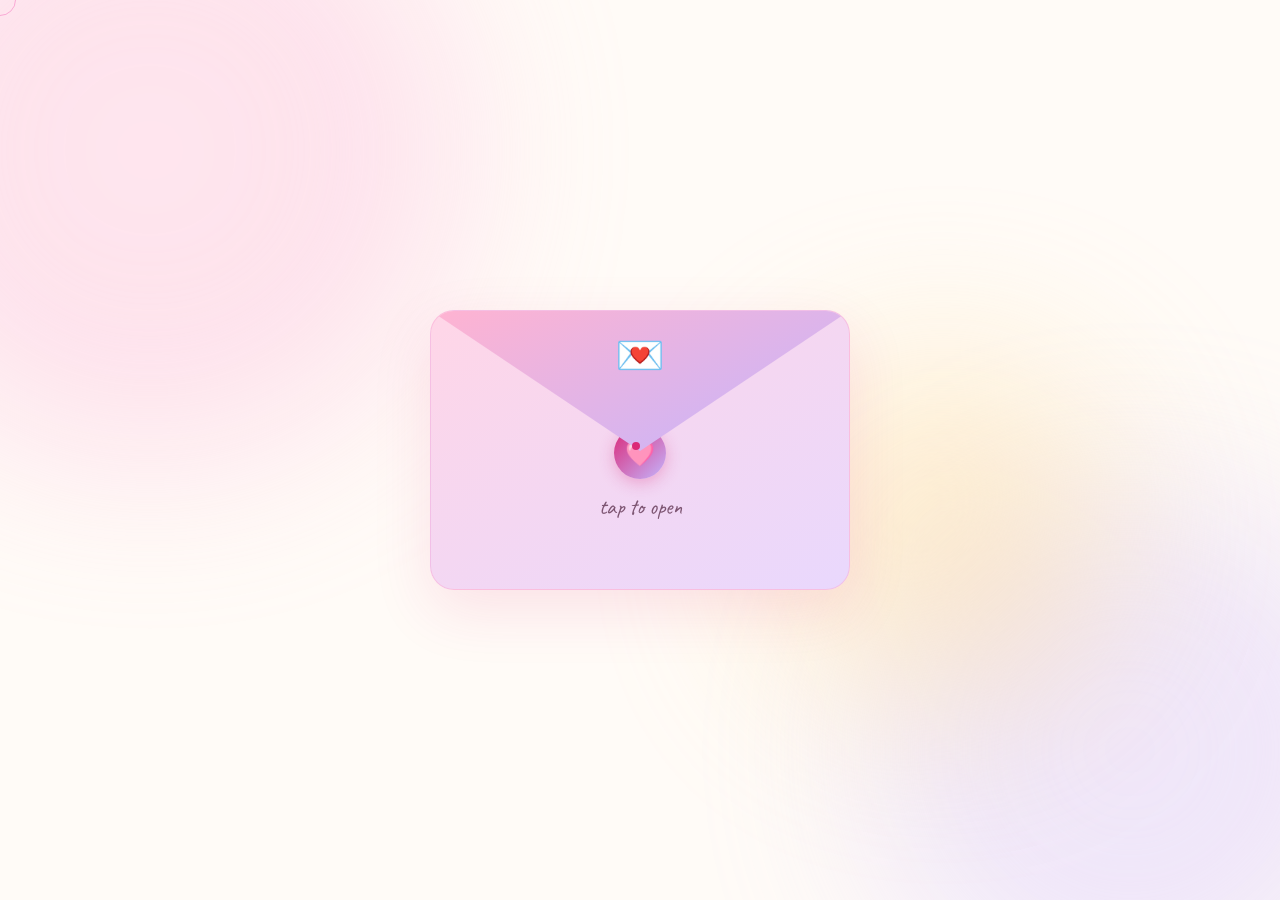
<file: heart_letter_diya.html>
<!DOCTYPE html>
<html lang="en">
<head>
<meta charset="UTF-8"/>
<meta name="viewport" content="width=device-width,initial-scale=1"/>
<link href="https://fonts.googleapis.com/css2?family=Playfair+Display:ital,wght@0,400;0,700;1,400&family=Caveat:wght@400;600;700&family=DM+Sans:wght@300;400;500&display=swap" rel="stylesheet"/>
<style>
*,*::before,*::after{box-sizing:border-box;margin:0;padding:0}
:root{
  --pink:#f9a8d4;--pink-d:#db2777;--lav:#c4b5fd;
  --cream:#fffbf7;--text:#3d1f3a;--mid:#7c5471;--soft:#b08fa4;
  --ff-display:'Playfair Display',serif;--ff-hand:'Caveat',cursive;--ff-body:'DM Sans',sans-serif;
}
body{font-family:var(--ff-body);background:var(--cream);color:var(--text);min-height:100vh;overflow-x:hidden;cursor:none;display:flex;align-items:center;justify-content:center;padding:2rem}

#cursor-dot{width:8px;height:8px;border-radius:50%;background:var(--pink-d);position:fixed;pointer-events:none;z-index:9999;transform:translate(-50%,-50%)}
#cursor-ring{width:32px;height:32px;border-radius:50%;border:1.5px solid var(--pink);position:fixed;pointer-events:none;z-index:9998;transform:translate(-50%,-50%);transition:all .12s ease}

.bg{position:fixed;inset:0;z-index:0;overflow:hidden;pointer-events:none}
.blob{position:absolute;border-radius:50%;filter:blur(90px);opacity:.45;animation:blobMove 14s ease-in-out infinite alternate}
.b1{width:600px;height:600px;background:radial-gradient(#ffd6e7,#f9a8d4);top:-150px;left:-150px}
.b2{width:500px;height:500px;background:radial-gradient(#e9d8fd,#c4b5fd);bottom:-100px;right:-100px;animation-delay:-6s}
.b3{width:350px;height:350px;background:radial-gradient(#fed7aa,#fde68a);top:40%;left:60%;animation-delay:-10s}
@keyframes blobMove{0%{transform:translate(0,0) scale(1)}50%{transform:translate(30px,-40px) scale(1.05)}100%{transform:translate(-20px,20px) scale(.97)}}

#canvas{position:fixed;inset:0;z-index:1;pointer-events:none}

/* letter wrapper */
.letter-outer{position:relative;z-index:10;width:min(720px,96vw);margin:0 auto}

/* envelope reveal state */
.envelope{
  width:100%;max-width:420px;height:280px;margin:0 auto;
  position:relative;cursor:pointer;transition:transform .3s;
  display:flex;align-items:center;justify-content:center;
}
.envelope:hover{transform:scale(1.03)}
.env-body{
  width:100%;height:100%;
  background:linear-gradient(150deg,#ffd6e7,#e9d8fd);
  border-radius:24px;border:1.5px solid rgba(249,168,212,.5);
  display:flex;align-items:center;justify-content:center;flex-direction:column;
  position:relative;overflow:hidden;
  box-shadow:0 20px 60px rgba(219,39,119,.12);
}
.env-flap{position:absolute;top:0;left:0;right:0;height:140px;background:linear-gradient(155deg,#ffb3d1,#c4b5fd);clip-path:polygon(0 0,100% 0,50% 100%);display:flex;align-items:flex-start;justify-content:center;padding-top:18px}
.env-flap span{font-size:2.5rem}
.env-seal{
  width:52px;height:52px;border-radius:50%;
  background:linear-gradient(135deg,var(--pink-d),var(--lav));
  display:flex;align-items:center;justify-content:center;
  font-size:1.5rem;margin-top:3rem;
  box-shadow:0 4px 16px rgba(219,39,119,.3);
  animation:heartbeat 2s ease-in-out infinite;
}
@keyframes heartbeat{0%,100%{transform:scale(1)}50%{transform:scale(1.12)}}
.env-hint{font-family:var(--ff-hand);font-size:1.4rem;color:var(--mid);margin-top:.8rem;animation:blink 2s ease-in-out infinite}
@keyframes blink{0%,100%{opacity:1}50%{opacity:.35}}
.envelope.open{animation:envOpen .8s cubic-bezier(.36,.07,.19,.97) forwards}
@keyframes envOpen{0%{transform:scale(1)}40%{transform:scale(1.06) rotate(-2deg)}100%{transform:scale(0) rotate(12deg);opacity:0}}

/* letter paper */
.letter-paper{
  display:none;width:100%;
  background:rgba(255,255,255,.92);
  backdrop-filter:blur(16px);
  border:1px solid rgba(249,168,212,.28);
  border-radius:32px;
  padding:3.5rem 3.8rem;
  box-shadow:0 30px 80px rgba(219,39,119,.11),0 0 0 1px rgba(249,168,212,.1);
  position:relative;overflow:hidden;
}
.letter-paper.show{display:block;animation:paperReveal .9s cubic-bezier(.22,1,.36,1) both}
@keyframes paperReveal{from{opacity:0;transform:translateY(55px) scale(.94)}to{opacity:1;transform:translateY(0) scale(1)}}

/* paper texture lines */
.letter-paper::before{
  content:'';position:absolute;inset:0;border-radius:32px;
  background:repeating-linear-gradient(transparent,transparent 31px,rgba(249,168,212,.08) 32px);
  pointer-events:none;
}

.ltr-head{display:flex;align-items:center;justify-content:space-between;margin-bottom:2.5rem;padding-bottom:1.8rem;border-bottom:1px dashed rgba(249,168,212,.4)}
.stamp{
  width:56px;height:56px;border-radius:10px;
  background:rgba(255,214,231,.65);border:1.5px solid rgba(249,168,212,.4);
  display:flex;align-items:center;justify-content:center;font-size:1.8rem;
  animation:heartbeat 2.5s ease-in-out infinite;
}
.ltr-date{font-family:var(--ff-hand);font-size:1rem;color:var(--soft);letter-spacing:.04em}

/* name greeting */
.ltr-greeting{
  font-family:var(--ff-hand);
  font-size:2.2rem;font-weight:700;
  color:var(--pink-d);
  margin-bottom:2rem;
  display:block;
  animation:fadeSlide .6s ease both .3s;
}
@keyframes fadeSlide{from{opacity:0;transform:translateX(-12px)}to{opacity:1;transform:translateX(0)}}

/* paragraphs */
.ltr-body{position:relative;z-index:1}
.ltr-p{
  font-family:var(--ff-display);
  font-size:1.02rem;line-height:1.95;color:var(--text);
  margin-bottom:1.5rem;
  opacity:0;transform:translateY(14px);
  transition:opacity .6s ease,transform .6s ease;
}
.ltr-p.in{opacity:1;transform:translateY(0)}
.ltr-p em{font-style:italic;color:var(--pink-d);font-weight:400}
.ltr-p strong{font-weight:700;color:var(--text)}

/* highlight pull-quote */
.ltr-highlight{
  background:linear-gradient(135deg,rgba(255,214,231,.55),rgba(233,216,253,.45));
  border-left:3px solid var(--pink-d);
  border-radius:0 16px 16px 0;
  padding:1.2rem 1.6rem;
  margin:2rem 0;
  font-family:var(--ff-hand);
  font-size:1.35rem;line-height:1.6;
  color:var(--mid);
  opacity:0;transform:translateX(-16px);
  transition:opacity .7s ease,transform .7s ease;
}
.ltr-highlight.in{opacity:1;transform:translateX(0)}

.ltr-sign{font-family:var(--ff-hand);font-size:1.8rem;color:var(--pink-d);margin-top:2rem;display:block;opacity:0;transition:opacity .8s ease .4s}
.ltr-sign.in{opacity:1}

.ltr-foot{display:flex;justify-content:center;gap:1.5rem;margin-top:2rem;padding-top:1.5rem;border-top:1px dashed rgba(249,168,212,.4);font-size:1.5rem}
.ltr-foot span{animation:wiggle 5s ease-in-out infinite}
.ltr-foot span:nth-child(2){animation-delay:.7s}.ltr-foot span:nth-child(3){animation-delay:1.4s}.ltr-foot span:nth-child(4){animation-delay:2.1s}
@keyframes wiggle{0%,85%,100%{transform:rotate(0)}90%{transform:rotate(14deg)}95%{transform:rotate(-9deg)}}

/* copy button */
.copy-bar{
  display:flex;justify-content:center;margin-top:1.5rem;gap:1rem;flex-wrap:wrap;
  opacity:0;transition:opacity .5s ease 1s;
}
.copy-bar.in{opacity:1}
.copy-btn{
  padding:.75rem 1.8rem;border-radius:50px;border:none;cursor:pointer;
  font-family:var(--ff-body);font-size:.85rem;font-weight:500;
  transition:transform .3s,box-shadow .3s;
}
.copy-btn.primary{background:linear-gradient(135deg,var(--pink),var(--lav));color:#fff;box-shadow:0 4px 18px rgba(249,168,212,.45)}
.copy-btn.primary:hover{transform:translateY(-2px);box-shadow:0 8px 26px rgba(249,168,212,.55)}
.copy-btn.ghost{background:none;border:1.5px solid rgba(249,168,212,.6);color:var(--mid)}
.copy-btn.ghost:hover{border-color:var(--pink-d);color:var(--pink-d);transform:translateY(-2px)}

.toast{
  position:fixed;bottom:2rem;left:50%;transform:translateX(-50%) translateY(20px);
  background:linear-gradient(135deg,var(--pink-d),var(--lav));
  color:#fff;padding:.75rem 1.8rem;border-radius:50px;
  font-size:.85rem;font-weight:500;
  opacity:0;pointer-events:none;
  transition:all .4s cubic-bezier(.22,1,.36,1);z-index:999;
  font-family:var(--ff-body);
}
.toast.show{opacity:1;transform:translateX(-50%) translateY(0)}

@media(max-width:600px){
  body{padding:1rem}
  .letter-paper{padding:2rem 1.6rem}
  .ltr-greeting{font-size:1.8rem}
  .ltr-p{font-size:.95rem}
  .ltr-highlight{font-size:1.15rem}
}
</style>
</head>
<body>
<div id="cursor-dot"></div>
<div id="cursor-ring"></div>
<div class="bg"><div class="blob b1"></div><div class="blob b2"></div><div class="blob b3"></div></div>
<canvas id="canvas"></canvas>

<div class="letter-outer">

  <!-- ENVELOPE STATE -->
  <div class="envelope" id="env" onclick="openLetter()">
    <div class="env-body">
      <div class="env-flap"><span>💌</span></div>
      <div class="env-seal">🩷</div>
      <p class="env-hint">tap to open</p>
    </div>
  </div>

  <!-- LETTER STATE -->
  <div class="letter-paper" id="ltr">

    <div class="ltr-head">
      <div class="stamp">🌸</div>
      <div class="ltr-date">a little something, just for you</div>
    </div>

    <span class="ltr-greeting" id="greeting">Hey Anushka, 🌷</span>

    <div class="ltr-body" id="ltrBody">

      <p class="ltr-p">I'll be honest — I've been sitting with these thoughts for a while now, not really knowing how to say them, or even if I should. But I figured some things are worth the nerve it takes to say them. So here I am.</p>

      <p class="ltr-p">You're genuinely one of the cutest people I've come across — and I don't mean that lightly. There's something about the way you are, <em>quietly, effortlessly yourself</em>, that I find really hard to ignore.</p>

      <div class="ltr-highlight">I know we haven't talked much. But that's exactly the thing — I want to change that.</div>

      <p class="ltr-p">I want to know what makes you laugh at 2am. What songs you have on repeat right now. What kind of day makes you feel okay again when everything feels heavy. The things you love, the things that get on your nerves, your <em>actual</em> opinions — not just "okay" and "hmm."</p>

      <p class="ltr-p">I think there's so much more to you than what I've gotten to see, and honestly? I'd love the chance to see it. Not in a hurry. Not with pressure. Just — <em>real conversations. The kind that last longer than a few messages.</em></p>

      <div class="ltr-highlight">Instead of short replies, what if we tried something different — long talks, late nights, sharing reels at midnight, actual thoughts instead of one-word answers? I have a feeling it'd be really good. 🌙</div>

      <p class="ltr-p">And if I can ask just one thing — can we move somewhere we can actually talk properly? Not because Schmooze is wrong, just because I think we deserve a better space for the kind of conversations I'm hoping we'll have.</p>

      <p class="ltr-p">No pressure. No rush. Just me, putting this out there — <em>genuinely</em> — hoping you feel even a little bit of what I do.</p>

      <span class="ltr-sign" id="sign">Always rooting for you 🩷<br>— someone who thinks you're really something</span>

      <div class="ltr-foot" id="foot"><span>🌸</span><span>💫</span><span>🌙</span><span>🦋</span></div>

      <div class="copy-bar" id="copyBar">
        <button class="copy-btn primary" onclick="copyText()">copy message 📋</button>
        <button class="copy-btn ghost" onclick="restart()">← back to envelope</button>
      </div>

    </div>
  </div>

</div>

<div class="toast" id="toast">copied to clipboard ✨</div>

<script>
// cursor
const dot=document.getElementById('cursor-dot'),ring=document.getElementById('cursor-ring');
let mx=0,my=0,rx=0,ry=0;
document.addEventListener('mousemove',e=>{mx=e.clientX;my=e.clientY;dot.style.left=mx+'px';dot.style.top=my+'px'});
(function animRing(){rx+=(mx-rx)*.12;ry+=(my-ry)*.12;ring.style.left=rx+'px';ring.style.top=ry+'px';requestAnimationFrame(animRing)})();

// particles
const canvas=document.getElementById('canvas'),ctx=canvas.getContext('2d');
canvas.width=window.innerWidth;canvas.height=window.innerHeight;
window.addEventListener('resize',()=>{canvas.width=window.innerWidth;canvas.height=window.innerHeight});
const EMOJIS=['🌸','🌷','✨','💫','🌙','🦋','⭐','💗'];
const particles=[];
function sp(){particles.push({x:Math.random()*canvas.width,y:-30,vx:(Math.random()-.5)*1,vy:.5+Math.random()*1,rot:Math.random()*360,vr:(Math.random()-.5)*2.5,scale:.5+Math.random()*.7,emoji:EMOJIS[Math.floor(Math.random()*EMOJIS.length)],alpha:0,life:0,maxLife:240+Math.random()*100})}
setInterval(sp,700);for(let i=0;i<8;i++)sp();
function draw(){
  ctx.clearRect(0,0,canvas.width,canvas.height);
  for(let i=particles.length-1;i>=0;i--){
    const p=particles[i];p.x+=p.vx;p.y+=p.vy;p.rot+=p.vr;p.life++;
    if(p.life<20)p.alpha=p.life/20;else if(p.life>p.maxLife-30)p.alpha=Math.max(0,(p.maxLife-p.life)/30);
    ctx.save();ctx.globalAlpha=p.alpha*.6;ctx.translate(p.x,p.y);ctx.rotate(p.rot*Math.PI/180);
    ctx.font=`${18*p.scale}px serif`;ctx.textAlign='center';ctx.textBaseline='middle';ctx.fillText(p.emoji,0,0);
    ctx.restore();
    if(p.life>=p.maxLife||p.y>canvas.height+40)particles.splice(i,1);
  }
  requestAnimationFrame(draw);
}
draw();
document.addEventListener('click',e=>{
  for(let i=0;i<5;i++){const a=Math.random()*Math.PI*2,s=2+Math.random()*4;particles.push({x:e.clientX,y:e.clientY,vx:Math.cos(a)*s,vy:Math.sin(a)*s,rot:0,vr:(Math.random()-.5)*8,scale:.4+Math.random()*.5,emoji:EMOJIS[Math.floor(Math.random()*EMOJIS.length)],alpha:1,life:0,maxLife:55+Math.random()*25})}
});

// open letter
function openLetter(){
  const env=document.getElementById('env'),ltr=document.getElementById('ltr');
  env.classList.add('open');
  // burst
  for(let i=0;i<22;i++){setTimeout(()=>{const a=Math.random()*Math.PI*2,s=3+Math.random()*7,r=env.getBoundingClientRect();particles.push({x:r.left+r.width/2,y:r.top+r.height/2,vx:Math.cos(a)*s,vy:Math.sin(a)*s,rot:0,vr:(Math.random()-.5)*10,scale:.5+Math.random()*.7,emoji:EMOJIS[Math.floor(Math.random()*EMOJIS.length)],alpha:1,life:0,maxLife:90})},i*25)}
  setTimeout(()=>{
    env.style.display='none';
    ltr.classList.add('show');
    // stagger paragraph reveals
    const els=[...document.querySelectorAll('.ltr-p,.ltr-highlight')];
    els.forEach((el,i)=>setTimeout(()=>el.classList.add('in'),300+i*180));
    const sign=document.getElementById('sign');setTimeout(()=>sign.classList.add('in'),300+els.length*180+200);
    const foot=document.getElementById('foot');setTimeout(()=>foot.style.opacity='1',300+els.length*180+500);
    const bar=document.getElementById('copyBar');setTimeout(()=>bar.classList.add('in'),300+els.length*180+600);
  },850);
}

function restart(){
  const env=document.getElementById('env'),ltr=document.getElementById('ltr');
  ltr.classList.remove('show');ltr.style.display='none';
  env.style.display='flex';env.classList.remove('open');
  document.querySelectorAll('.ltr-p,.ltr-highlight').forEach(el=>el.classList.remove('in'));
  document.getElementById('sign').classList.remove('in');
  document.getElementById('copyBar').classList.remove('in');
  document.getElementById('foot').style.opacity='0';
  setTimeout(()=>ltr.style.display='',10);
}

function copyText(){
  const text=`Hey Anushka, 🌷

I'll be honest — I've been sitting with these thoughts for a while now, not really knowing how to say them, or even if I should. But I figured some things are worth the nerve it takes to say them. So here I am.

You're genuinely one of the cutest people I've come across — and I don't mean that lightly. There's something about the way you are, quietly, effortlessly yourself, that I find really hard to ignore.

I know we haven't talked much. But that's exactly the thing — I want to change that.

I want to know what makes you laugh at 2am. What songs you have on repeat right now. What kind of day makes you feel okay again when everything feels heavy. The things you love, the things that get on your nerves, your actual opinions — not just "okay" and "hmm."

I think there's so much more to you than what I've gotten to see, and honestly? I'd love the chance to see it. Not in a hurry. Not with pressure. Just — real conversations. The kind that last longer than a few messages.

Instead of short replies, what if we tried something different — long talks, late nights, sharing reels at midnight, actual thoughts instead of one-word answers? I have a feeling it'd be really good. 🌙

And if I can ask just one thing — can we move somewhere we can actually talk properly? Not because Schmooze is wrong, just because I think we deserve a better space for the kind of conversations I'm hoping we'll have.

No pressure. No rush. Just me, putting this out there — genuinely — hoping you feel even a little bit of what I do.

Always rooting for you 🩷
— someone who thinks you're really something`;
  navigator.clipboard.writeText(text).then(()=>{
    const t=document.getElementById('toast');t.classList.add('show');
    setTimeout(()=>t.classList.remove('show'),2800);
  });
}
</script>
</body>
</html>
</file>
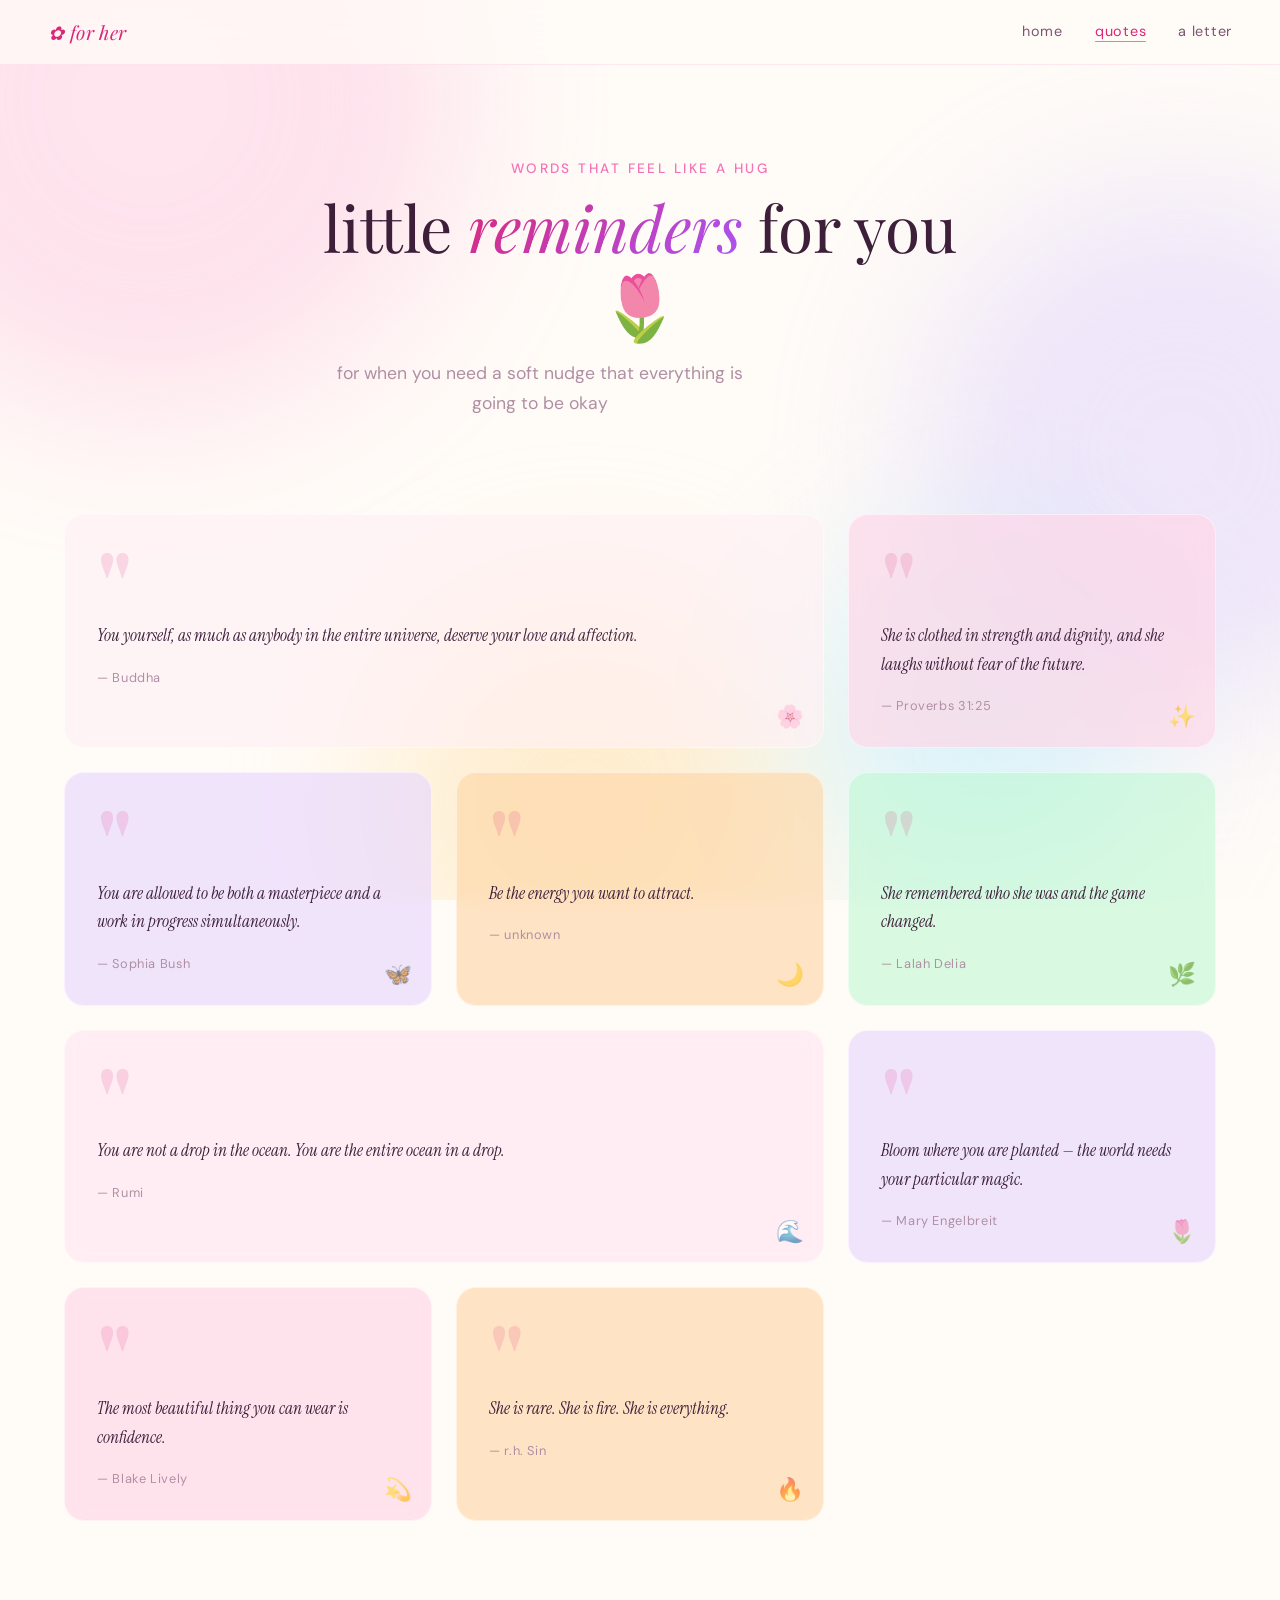
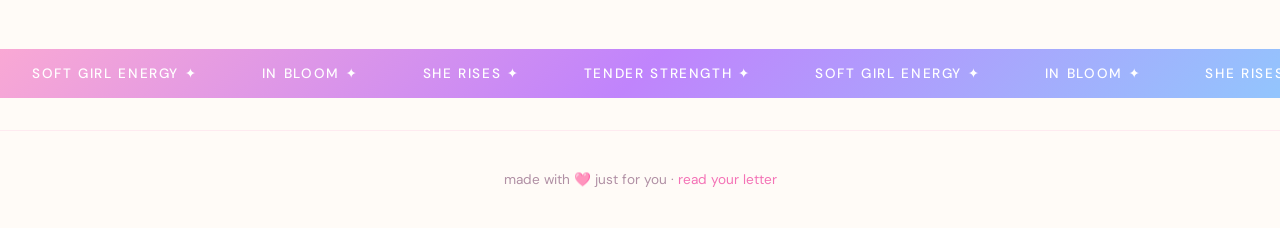
<file: quotes.html>
<!DOCTYPE html>
<html lang="en">
<head>
  <meta charset="UTF-8" />
  <meta name="viewport" content="width=device-width, initial-scale=1.0" />
  <title>✦ quotes for the soul</title>
  <link rel="preconnect" href="https://fonts.googleapis.com" />
  <link href="https://fonts.googleapis.com/css2?family=Playfair+Display:ital,wght@0,400;0,700;1,400&family=Instrument+Serif:ital@0;1&family=DM+Sans:wght@300;400;500&display=swap" rel="stylesheet" />
  <link rel="stylesheet" href="styles.css" />
</head>
<body>

  <div class="bg-layer">
    <div class="blob blob-1"></div>
    <div class="blob blob-2"></div>
    <div class="blob blob-3"></div>
    <div class="blob blob-4"></div>
  </div>

  <div class="petals" id="petals"></div>

  <nav class="nav">
    <div class="nav-logo">✿ for her</div>
    <div class="nav-links">
      <a href="index.html" class="nav-link">home</a>
      <a href="quotes.html" class="nav-link active">quotes</a>
      <a href="letter.html" class="nav-link">a letter</a>
    </div>
  </nav>

  <section class="page-hero">
    <p class="hero-eyebrow">words that feel like a hug</p>
    <h1 class="page-title">little <em>reminders</em> for you 🌷</h1>
    <p class="hero-sub">for when you need a soft nudge that everything is going to be okay</p>
  </section>

  <section class="quotes-section">
    <div class="quotes-grid">

      <div class="quote-card q-large">
        <div class="quote-mark">"</div>
        <blockquote>You yourself, as much as anybody in the entire universe, deserve your love and affection.</blockquote>
        <cite>— Buddha</cite>
        <div class="quote-deco">🌸</div>
      </div>

      <div class="quote-card q-pink">
        <div class="quote-mark">"</div>
        <blockquote>She is clothed in strength and dignity, and she laughs without fear of the future.</blockquote>
        <cite>— Proverbs 31:25</cite>
        <div class="quote-deco">✨</div>
      </div>

      <div class="quote-card q-lavender">
        <div class="quote-mark">"</div>
        <blockquote>You are allowed to be both a masterpiece and a work in progress simultaneously.</blockquote>
        <cite>— Sophia Bush</cite>
        <div class="quote-deco">🦋</div>
      </div>

      <div class="quote-card q-small q-peach">
        <div class="quote-mark">"</div>
        <blockquote>Be the energy you want to attract.</blockquote>
        <cite>— unknown</cite>
        <div class="quote-deco">🌙</div>
      </div>

      <div class="quote-card q-small q-mint">
        <div class="quote-mark">"</div>
        <blockquote>She remembered who she was and the game changed.</blockquote>
        <cite>— Lalah Delia</cite>
        <div class="quote-deco">🌿</div>
      </div>

      <div class="quote-card q-large q-sky">
        <div class="quote-mark">"</div>
        <blockquote>You are not a drop in the ocean. You are the entire ocean in a drop.</blockquote>
        <cite>— Rumi</cite>
        <div class="quote-deco">🌊</div>
      </div>

      <div class="quote-card q-lavender">
        <div class="quote-mark">"</div>
        <blockquote>Bloom where you are planted — the world needs your particular magic.</blockquote>
        <cite>— Mary Engelbreit</cite>
        <div class="quote-deco">🌷</div>
      </div>

      <div class="quote-card q-pink">
        <div class="quote-mark">"</div>
        <blockquote>The most beautiful thing you can wear is confidence.</blockquote>
        <cite>— Blake Lively</cite>
        <div class="quote-deco">💫</div>
      </div>

      <div class="quote-card q-small q-peach">
        <div class="quote-mark">"</div>
        <blockquote>She is rare. She is fire. She is everything.</blockquote>
        <cite>— r.h. Sin</cite>
        <div class="quote-deco">🔥</div>
      </div>

    </div>
  </section>

  <div class="marquee-strip">
    <div class="marquee-track reverse">
      <span>soft girl energy ✦</span>
      <span>in bloom ✦</span>
      <span>she rises ✦</span>
      <span>tender strength ✦</span>
      <span>soft girl energy ✦</span>
      <span>in bloom ✦</span>
      <span>she rises ✦</span>
      <span>tender strength ✦</span>
      <span>soft girl energy ✦</span>
      <span>in bloom ✦</span>
    </div>
  </div>

  <footer class="footer">
    <p>made with 🩷 just for you · <a href="letter.html">read your letter</a></p>
  </footer>

  <script src="petals.js"></script>
</body>
</html>
</file>
<file: styles.css>
/* ── RESET & BASE ── */
*, *::before, *::after { box-sizing: border-box; margin: 0; padding: 0; }

:root {
  --pink-50: #fff0f5;
  --pink-100: #ffd6e7;
  --pink-200: #ffb3d1;
  --pink-400: #f472b6;
  --pink-600: #db2777;

  --lav-50: #f5f0ff;
  --lav-100: #e9d8fd;
  --lav-200: #d8b4fe;
  --lav-400: #a855f7;

  --peach-50: #fff7ed;
  --peach-100: #fed7aa;
  --peach-200: #fdba74;

  --mint-50: #f0fdf4;
  --mint-100: #bbf7d0;

  --sky-50: #f0f9ff;
  --sky-100: #bae6fd;

  --cream: #fffbf7;
  --text-dark: #3d1f3a;
  --text-mid: #7c5471;
  --text-soft: #b08fa4;

  --font-display: 'Playfair Display', Georgia, serif;
  --font-serif: 'Instrument Serif', Georgia, serif;
  --font-body: 'DM Sans', system-ui, sans-serif;
  --font-hand: 'Caveat', cursive;

  --radius-sm: 12px;
  --radius-md: 20px;
  --radius-lg: 32px;
  --radius-xl: 48px;
}

html { scroll-behavior: smooth; }

body {
  font-family: var(--font-body);
  background: var(--cream);
  color: var(--text-dark);
  min-height: 100vh;
  overflow-x: hidden;
  cursor: url("data:image/svg+xml,%3Csvg xmlns='http://www.w3.org/2000/svg' width='20' height='20' viewBox='0 0 20 20'%3E%3Ccircle cx='10' cy='10' r='4' fill='%23f9a8d4' opacity='0.8'/%3E%3C/svg%3E") 10 10, auto;
}

/* ── BACKGROUND BLOBS ── */
.bg-layer {
  position: fixed;
  inset: 0;
  z-index: 0;
  pointer-events: none;
  overflow: hidden;
}

.blob {
  position: absolute;
  border-radius: 50%;
  filter: blur(80px);
  opacity: 0.45;
  animation: blobFloat 12s ease-in-out infinite alternate;
}

.blob-1 {
  width: 600px; height: 600px;
  background: radial-gradient(circle, #ffd6e7, #f9a8d4);
  top: -200px; left: -150px;
  animation-delay: 0s;
}
.blob-2 {
  width: 500px; height: 500px;
  background: radial-gradient(circle, #e9d8fd, #c4b5fd);
  top: 200px; right: -150px;
  animation-delay: -4s;
}
.blob-3 {
  width: 400px; height: 400px;
  background: radial-gradient(circle, #fed7aa, #fde68a);
  bottom: -100px; left: 30%;
  animation-delay: -8s;
}
.blob-4 {
  width: 350px; height: 350px;
  background: radial-gradient(circle, #bae6fd, #a5f3fc);
  top: 60%; right: 10%;
  animation-delay: -2s;
}

@keyframes blobFloat {
  0%   { transform: translate(0, 0) scale(1); }
  50%  { transform: translate(30px, -40px) scale(1.05); }
  100% { transform: translate(-20px, 20px) scale(0.97); }
}

/* ── PETALS ── */
.petals {
  position: fixed;
  inset: 0;
  z-index: 1;
  pointer-events: none;
  overflow: hidden;
}

.petal {
  position: absolute;
  top: -40px;
  font-size: 18px;
  opacity: 0;
  animation: petalFall linear infinite;
}

@keyframes petalFall {
  0%   { transform: translateY(0) rotate(0deg) translateX(0); opacity: 0; }
  10%  { opacity: 0.7; }
  90%  { opacity: 0.5; }
  100% { transform: translateY(110vh) rotate(720deg) translateX(60px); opacity: 0; }
}

/* ── NAV ── */
.nav {
  position: fixed;
  top: 0; left: 0; right: 0;
  z-index: 100;
  display: flex;
  align-items: center;
  justify-content: space-between;
  padding: 1.2rem 3rem;
  background: rgba(255, 251, 247, 0.75);
  backdrop-filter: blur(16px);
  -webkit-backdrop-filter: blur(16px);
  border-bottom: 1px solid rgba(249, 168, 212, 0.25);
}

.nav-logo {
  font-family: var(--font-display);
  font-style: italic;
  font-size: 1.2rem;
  color: var(--pink-600);
  letter-spacing: 0.02em;
}

.nav-links {
  display: flex;
  gap: 2rem;
}

.nav-link {
  font-family: var(--font-body);
  font-size: 0.9rem;
  font-weight: 400;
  color: var(--text-mid);
  text-decoration: none;
  letter-spacing: 0.05em;
  position: relative;
  padding-bottom: 2px;
  transition: color 0.3s;
}

.nav-link::after {
  content: '';
  position: absolute;
  bottom: 0; left: 0;
  width: 0; height: 1.5px;
  background: var(--pink-400);
  border-radius: 2px;
  transition: width 0.3s ease;
}

.nav-link:hover { color: var(--pink-600); }
.nav-link:hover::after,
.nav-link.active::after { width: 100%; }
.nav-link.active { color: var(--pink-600); }

/* ── HERO ── */
.hero {
  position: relative;
  z-index: 10;
  min-height: 100vh;
  display: grid;
  grid-template-columns: 1fr 1fr;
  align-items: center;
  padding: 8rem 5rem 4rem;
  gap: 3rem;
  max-width: 1400px;
  margin: 0 auto;
}

.hero-inner { display: flex; flex-direction: column; gap: 1.5rem; }

.hero-eyebrow {
  font-family: var(--font-body);
  font-size: 0.85rem;
  font-weight: 500;
  letter-spacing: 0.18em;
  text-transform: uppercase;
  color: var(--pink-400);
}

.hero-title {
  display: flex;
  flex-direction: column;
  font-family: var(--font-display);
  line-height: 1.08;
}

.hero-title .line-1 {
  font-size: clamp(2.5rem, 5vw, 4rem);
  font-weight: 400;
  color: var(--text-mid);
}

.hero-title .line-2 {
  font-size: clamp(3.5rem, 7vw, 6rem);
  font-weight: 700;
  font-style: italic;
  color: var(--text-dark);
  background: linear-gradient(135deg, var(--text-dark), var(--pink-600));
  -webkit-background-clip: text;
  -webkit-text-fill-color: transparent;
  background-clip: text;
}

.hero-title .line-3 {
  font-size: clamp(2rem, 4vw, 3.2rem);
  font-weight: 400;
  color: var(--text-mid);
}

.hero-sub {
  font-size: 1.1rem;
  color: var(--text-soft);
  line-height: 1.7;
  max-width: 440px;
}

.hero-btns {
  display: flex;
  gap: 1rem;
  flex-wrap: wrap;
  margin-top: 0.5rem;
}

/* ── BUTTONS ── */
.btn-primary {
  display: inline-block;
  padding: 0.9rem 2rem;
  background: linear-gradient(135deg, #f9a8d4, #c084fc);
  color: white;
  text-decoration: none;
  border-radius: 50px;
  font-size: 0.9rem;
  font-weight: 500;
  letter-spacing: 0.03em;
  transition: transform 0.3s ease, box-shadow 0.3s ease;
  box-shadow: 0 4px 24px rgba(249, 168, 212, 0.5);
}

.btn-primary:hover {
  transform: translateY(-3px);
  box-shadow: 0 8px 32px rgba(249, 168, 212, 0.6);
}

.btn-ghost {
  display: inline-block;
  padding: 0.9rem 2rem;
  border: 1.5px solid var(--pink-200);
  color: var(--text-mid);
  text-decoration: none;
  border-radius: 50px;
  font-size: 0.9rem;
  font-weight: 500;
  transition: border-color 0.3s, color 0.3s, transform 0.3s;
}

.btn-ghost:hover {
  border-color: var(--pink-400);
  color: var(--pink-600);
  transform: translateY(-2px);
}

/* ── HERO DECO CARDS ── */
.hero-deco {
  position: relative;
  height: 480px;
  display: flex;
  align-items: center;
  justify-content: center;
}

.deco-card {
  position: absolute;
  background: rgba(255, 255, 255, 0.75);
  backdrop-filter: blur(12px);
  border: 1px solid rgba(249, 168, 212, 0.35);
  border-radius: var(--radius-md);
  padding: 1.4rem 1.6rem;
  width: 200px;
  text-align: center;
  transition: transform 0.4s ease;
}

.deco-card:hover { transform: scale(1.05) !important; }

.deco-card .deco-emoji { font-size: 2rem; display: block; margin-bottom: 0.6rem; }
.deco-card p { font-size: 0.85rem; color: var(--text-mid); line-height: 1.5; font-style: italic; }

.card-tilt-left  {
  top: 40px; left: 20px;
  transform: rotate(-5deg);
  animation: cardBob 6s ease-in-out infinite;
}
.card-tilt-right {
  top: 60px; right: 20px;
  transform: rotate(4deg);
  animation: cardBob 7s ease-in-out infinite reverse;
}
.card-float {
  bottom: 60px; left: 50%;
  transform: translateX(-50%) rotate(-2deg);
  animation: cardBob 5s ease-in-out infinite 1s;
}

@keyframes cardBob {
  0%, 100% { margin-top: 0; }
  50%       { margin-top: -12px; }
}

/* ── ABOUT SECTION ── */
.about {
  position: relative;
  z-index: 10;
  padding: 6rem 5rem;
  max-width: 1400px;
  margin: 0 auto;
}

.about-inner { max-width: 900px; margin: 0 auto; text-align: center; }

.section-label {
  font-size: 0.8rem;
  font-weight: 500;
  letter-spacing: 0.18em;
  text-transform: uppercase;
  color: var(--pink-400);
  margin-bottom: 1rem;
}

.section-title {
  font-family: var(--font-display);
  font-size: clamp(2rem, 4vw, 3rem);
  font-weight: 400;
  color: var(--text-dark);
  margin-bottom: 3rem;
  line-height: 1.3;
}

.section-title em {
  font-style: italic;
  color: var(--pink-600);
}

.traits-grid {
  display: grid;
  grid-template-columns: repeat(auto-fit, minmax(180px, 1fr));
  gap: 1.5rem;
}

.trait-card {
  background: rgba(255,255,255,0.7);
  backdrop-filter: blur(10px);
  border: 1px solid rgba(249, 168, 212, 0.25);
  border-radius: var(--radius-md);
  padding: 2rem 1.5rem;
  text-align: center;
  transition: transform 0.3s, box-shadow 0.3s;
  animation: fadeUp 0.6s ease both;
}

.trait-card:nth-child(1) { animation-delay: 0.1s; }
.trait-card:nth-child(2) { animation-delay: 0.2s; }
.trait-card:nth-child(3) { animation-delay: 0.3s; }
.trait-card:nth-child(4) { animation-delay: 0.4s; }

.trait-card:hover {
  transform: translateY(-6px);
  box-shadow: 0 12px 36px rgba(249, 168, 212, 0.2);
}

.trait-icon {
  font-size: 2.4rem;
  margin-bottom: 0.8rem;
  display: block;
  animation: iconSpin 6s linear infinite;
}

@keyframes iconSpin {
  0%, 85%, 100% { transform: rotate(0deg); }
  90%            { transform: rotate(20deg); }
  95%            { transform: rotate(-10deg); }
}

.trait-card h3 {
  font-family: var(--font-display);
  font-size: 1.1rem;
  font-weight: 600;
  color: var(--text-dark);
  margin-bottom: 0.5rem;
}

.trait-card p {
  font-size: 0.88rem;
  color: var(--text-soft);
  line-height: 1.6;
}

/* ── MARQUEE ── */
.marquee-strip {
  position: relative;
  z-index: 10;
  background: linear-gradient(135deg, #f9a8d4, #c084fc, #93c5fd);
  padding: 1rem 0;
  overflow: hidden;
  margin: 2rem 0;
}

.marquee-track {
  display: flex;
  gap: 0;
  width: max-content;
  animation: marqueeScroll 20s linear infinite;
}

.marquee-track.reverse {
  animation: marqueeReverse 22s linear infinite;
}

.marquee-track span {
  padding: 0 2rem;
  font-size: 0.85rem;
  font-weight: 500;
  letter-spacing: 0.12em;
  text-transform: uppercase;
  color: white;
  white-space: nowrap;
}

@keyframes marqueeScroll  { from { transform: translateX(0); } to { transform: translateX(-50%); } }
@keyframes marqueeReverse { from { transform: translateX(-50%); } to { transform: translateX(0); } }

/* ── QUOTES PAGE ── */
.page-hero {
  position: relative;
  z-index: 10;
  padding: 10rem 5rem 4rem;
  text-align: center;
  max-width: 800px;
  margin: 0 auto;
}

.page-title {
  font-family: var(--font-display);
  font-size: clamp(2.5rem, 5vw, 4rem);
  font-weight: 400;
  color: var(--text-dark);
  line-height: 1.2;
  margin: 0.75rem 0 1rem;
}

.page-title em {
  font-style: italic;
  background: linear-gradient(135deg, var(--pink-600), var(--lav-400));
  -webkit-background-clip: text;
  -webkit-text-fill-color: transparent;
  background-clip: text;
}

.quotes-section {
  position: relative;
  z-index: 10;
  padding: 2rem 4rem 6rem;
  max-width: 1300px;
  margin: 0 auto;
}

.quotes-grid {
  display: grid;
  grid-template-columns: repeat(3, 1fr);
  grid-auto-rows: auto;
  gap: 1.5rem;
}

.quote-card {
  position: relative;
  padding: 2.5rem 2rem 2rem;
  border-radius: var(--radius-md);
  border: 1px solid rgba(255,255,255,0.5);
  backdrop-filter: blur(8px);
  transition: transform 0.3s, box-shadow 0.3s;
  overflow: hidden;
}

.quote-card:hover {
  transform: translateY(-6px);
  box-shadow: 0 16px 40px rgba(0,0,0,0.08);
}

.q-large { grid-column: span 2; }
.q-small { grid-column: span 1; }

.q-pink    { background: rgba(255, 214, 231, 0.65); }
.q-lavender{ background: rgba(233, 216, 253, 0.65); }
.q-peach   { background: rgba(254, 215, 170, 0.65); }
.q-mint    { background: rgba(187, 247, 208, 0.55); }
.q-sky     { background: rgba(186, 230, 253, 0.55); }
.q-large:not([class*="q-pink"]):not([class*="q-lavender"]):not([class*="q-peach"]):not([class*="q-mint"]):not([class*="q-sky"]) {
  background: rgba(255, 240, 245, 0.65);
}
.q-large { background: rgba(255, 228, 240, 0.6); }

.quote-mark {
  font-family: var(--font-display);
  font-size: 6rem;
  color: rgba(219, 39, 119, 0.15);
  line-height: 0.6;
  margin-bottom: 0.5rem;
  display: block;
  font-weight: 700;
}

blockquote {
  font-family: var(--font-serif);
  font-size: 1.05rem;
  color: var(--text-dark);
  line-height: 1.7;
  margin-bottom: 1rem;
  font-style: italic;
}

cite {
  font-family: var(--font-body);
  font-size: 0.8rem;
  color: var(--text-soft);
  font-style: normal;
  letter-spacing: 0.05em;
}

.quote-deco {
  position: absolute;
  bottom: 1rem;
  right: 1.2rem;
  font-size: 1.4rem;
  opacity: 0.6;
}

/* ── LETTER PAGE ── */
.letter-hero {
  position: relative;
  z-index: 10;
  padding: 10rem 5rem 3rem;
  text-align: center;
}

.letter-section {
  position: relative;
  z-index: 10;
  padding: 2rem 2rem 6rem;
  display: flex;
  flex-direction: column;
  align-items: center;
}

/* Envelope */
.letter-envelope {
  width: 380px;
  height: 260px;
  position: relative;
  cursor: pointer;
  transition: transform 0.4s ease;
}

.letter-envelope:hover { transform: scale(1.03); }

.letter-envelope.opening {
  animation: envelopeOpen 0.8s ease forwards;
}

@keyframes envelopeOpen {
  0%   { transform: scale(1); }
  40%  { transform: scale(1.05) rotate(-2deg); }
  100% { transform: scale(0) rotate(10deg); opacity: 0; }
}

.envelope-body {
  width: 100%;
  height: 100%;
  background: linear-gradient(160deg, #ffd6e7, #e9d8fd);
  border-radius: var(--radius-md);
  border: 1.5px solid rgba(249, 168, 212, 0.5);
  display: flex;
  align-items: center;
  justify-content: center;
  flex-direction: column;
  gap: 1rem;
}

.envelope-flap {
  position: absolute;
  top: 0; left: 0; right: 0;
  height: 130px;
  background: linear-gradient(160deg, #ffb3d1, #c4b5fd);
  border-radius: var(--radius-md) var(--radius-md) 0 0;
  display: flex;
  align-items: center;
  justify-content: center;
  clip-path: polygon(0 0, 100% 0, 50% 100%);
}

.flap-heart { font-size: 2.5rem; }

.envelope-hint {
  font-family: var(--font-hand);
  font-size: 1.3rem;
  color: var(--text-mid);
  margin-top: 4rem;
  animation: pulse 2s ease-in-out infinite;
}

@keyframes pulse {
  0%, 100% { opacity: 1; }
  50%       { opacity: 0.5; }
}

/* Letter paper */
.letter-paper {
  display: none;
  width: min(680px, 90vw);
  background: rgba(255, 255, 255, 0.88);
  backdrop-filter: blur(12px);
  border: 1px solid rgba(249, 168, 212, 0.3);
  border-radius: var(--radius-lg);
  padding: 3.5rem;
  box-shadow: 0 24px 64px rgba(219, 39, 119, 0.12);
  opacity: 0;
  transform: translateY(40px) scale(0.97);
  transition: opacity 0.7s ease, transform 0.7s ease;
}

.letter-paper.visible {
  display: block;
  opacity: 1;
  transform: translateY(0) scale(1);
}

.letter-header {
  display: flex;
  justify-content: space-between;
  align-items: flex-start;
  margin-bottom: 2.5rem;
  padding-bottom: 1.5rem;
  border-bottom: 1px dashed rgba(249, 168, 212, 0.4);
}

.letter-stamp {
  font-size: 2.5rem;
  background: rgba(255, 214, 231, 0.6);
  width: 64px; height: 64px;
  border-radius: 8px;
  border: 1.5px solid rgba(249, 168, 212, 0.4);
  display: flex;
  align-items: center;
  justify-content: center;
}

.letter-date {
  font-family: var(--font-hand);
  font-size: 1.2rem;
  color: var(--text-mid);
  align-self: center;
}

.letter-body {
  font-family: var(--font-serif);
  font-size: 1.05rem;
  line-height: 1.9;
  color: var(--text-dark);
}

.letter-body p {
  margin-bottom: 1.4rem;
}

.letter-body em {
  font-style: italic;
  color: var(--pink-600);
}

.letter-sign {
  font-family: var(--font-hand);
  font-size: 1.5rem;
  color: var(--pink-600);
  margin-top: 0.5rem;
}

.letter-footer-deco {
  display: flex;
  justify-content: center;
  gap: 1.5rem;
  margin-top: 2rem;
  padding-top: 1.5rem;
  border-top: 1px dashed rgba(249, 168, 212, 0.4);
  font-size: 1.4rem;
}

.letter-footer-deco span {
  animation: iconSpin 6s linear infinite;
}
.letter-footer-deco span:nth-child(2) { animation-delay: 1s; }
.letter-footer-deco span:nth-child(3) { animation-delay: 2s; }
.letter-footer-deco span:nth-child(4) { animation-delay: 3s; }
.letter-footer-deco span:nth-child(5) { animation-delay: 4s; }

.back-home {
  position: relative;
  z-index: 10;
  text-align: center;
  padding: 1rem 2rem 3rem;
}

/* ── FOOTER ── */
.footer {
  position: relative;
  z-index: 10;
  text-align: center;
  padding: 2.5rem;
  font-size: 0.85rem;
  color: var(--text-soft);
  border-top: 1px solid rgba(249, 168, 212, 0.2);
}

.footer a {
  color: var(--pink-400);
  text-decoration: none;
}

.footer a:hover { text-decoration: underline; }

/* ── ANIMATIONS ── */
@keyframes fadeUp {
  from { opacity: 0; transform: translateY(20px); }
  to   { opacity: 1; transform: translateY(0); }
}

.hero-inner > * {
  animation: fadeUp 0.7s ease both;
}
.hero-inner > :nth-child(1) { animation-delay: 0.1s; }
.hero-inner > :nth-child(2) { animation-delay: 0.25s; }
.hero-inner > :nth-child(3) { animation-delay: 0.4s; }
.hero-inner > :nth-child(4) { animation-delay: 0.55s; }

/* ── RESPONSIVE ── */
@media (max-width: 900px) {
  .hero {
    grid-template-columns: 1fr;
    padding: 7rem 2rem 3rem;
    text-align: center;
  }
  .hero-deco { display: none; }
  .hero-btns { justify-content: center; }
  .hero-sub { margin: 0 auto; }

  .nav { padding: 1rem 1.5rem; }
  .nav-links { gap: 1rem; }

  .about { padding: 4rem 2rem; }

  .quotes-section { padding: 1rem 1.5rem 4rem; }
  .quotes-grid { grid-template-columns: 1fr; }
  .q-large { grid-column: span 1; }

  .page-hero, .letter-hero { padding: 8rem 2rem 2rem; }
}
</file>
